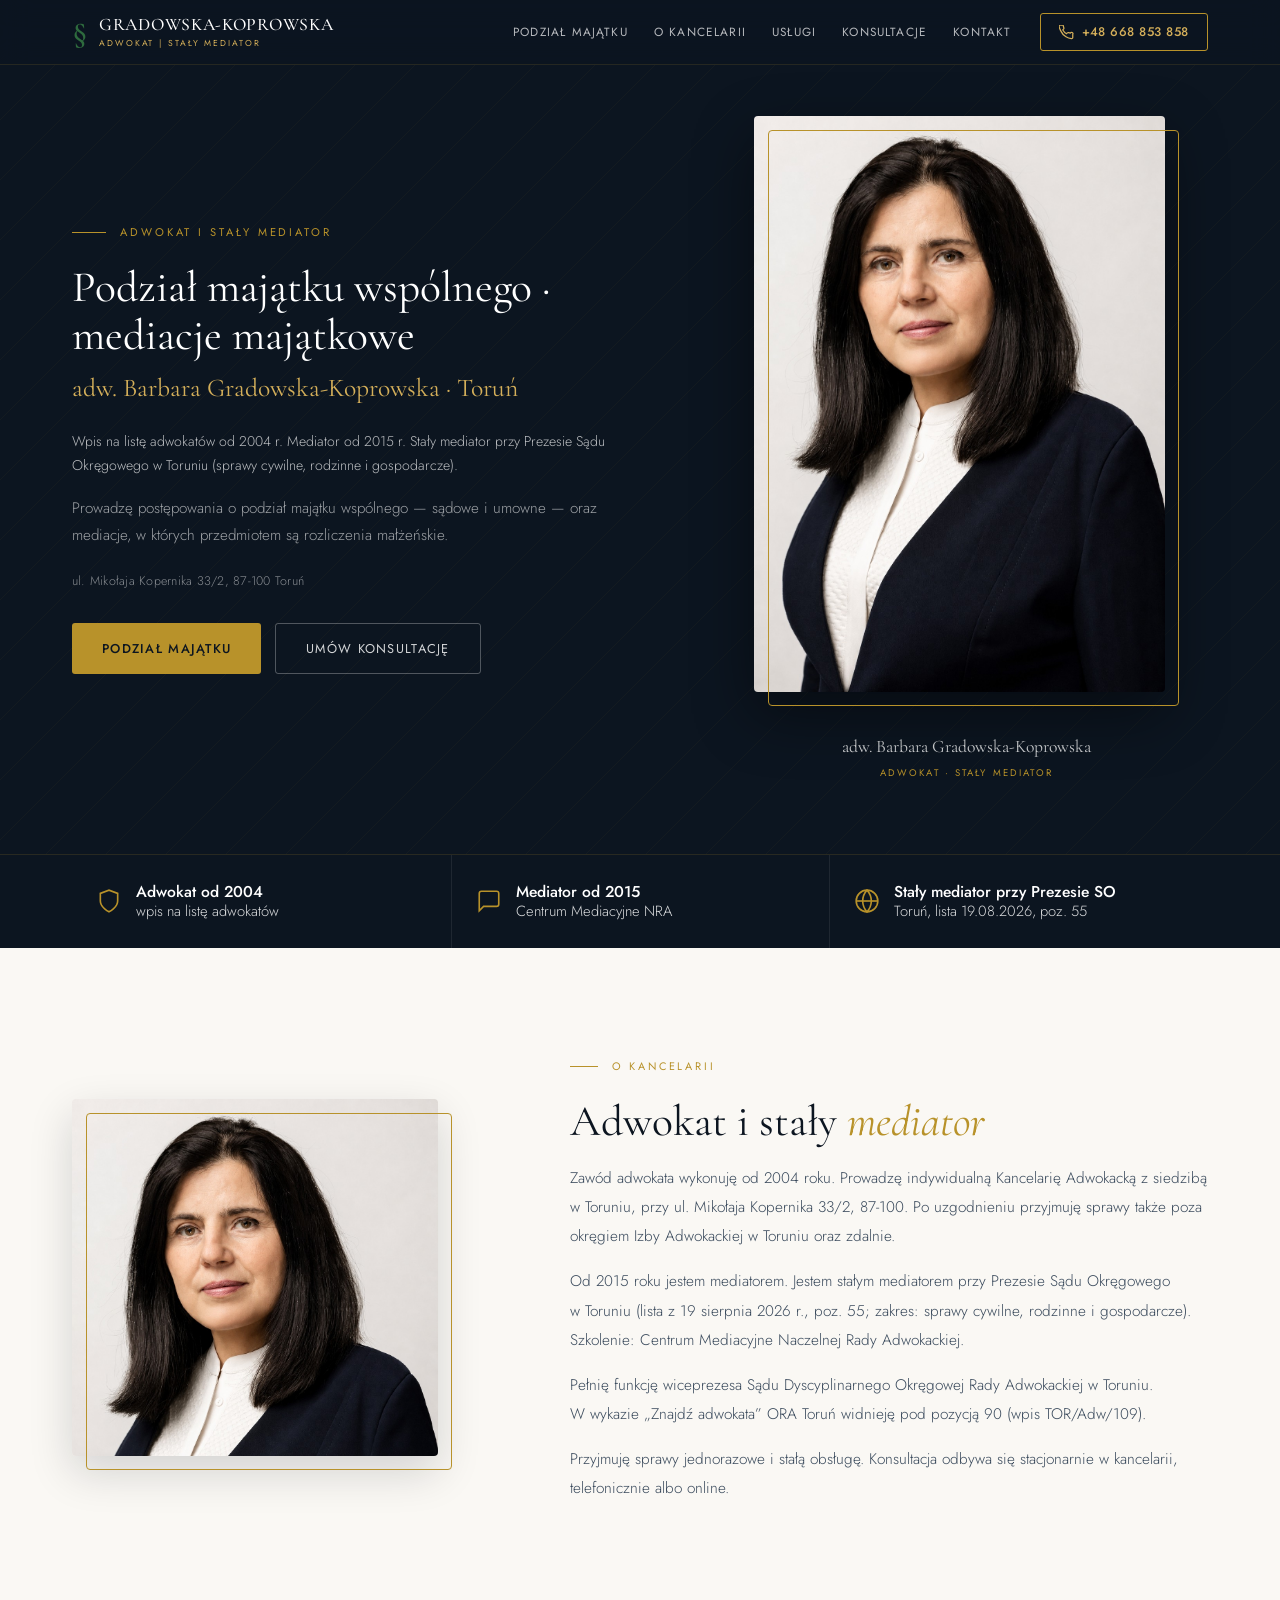
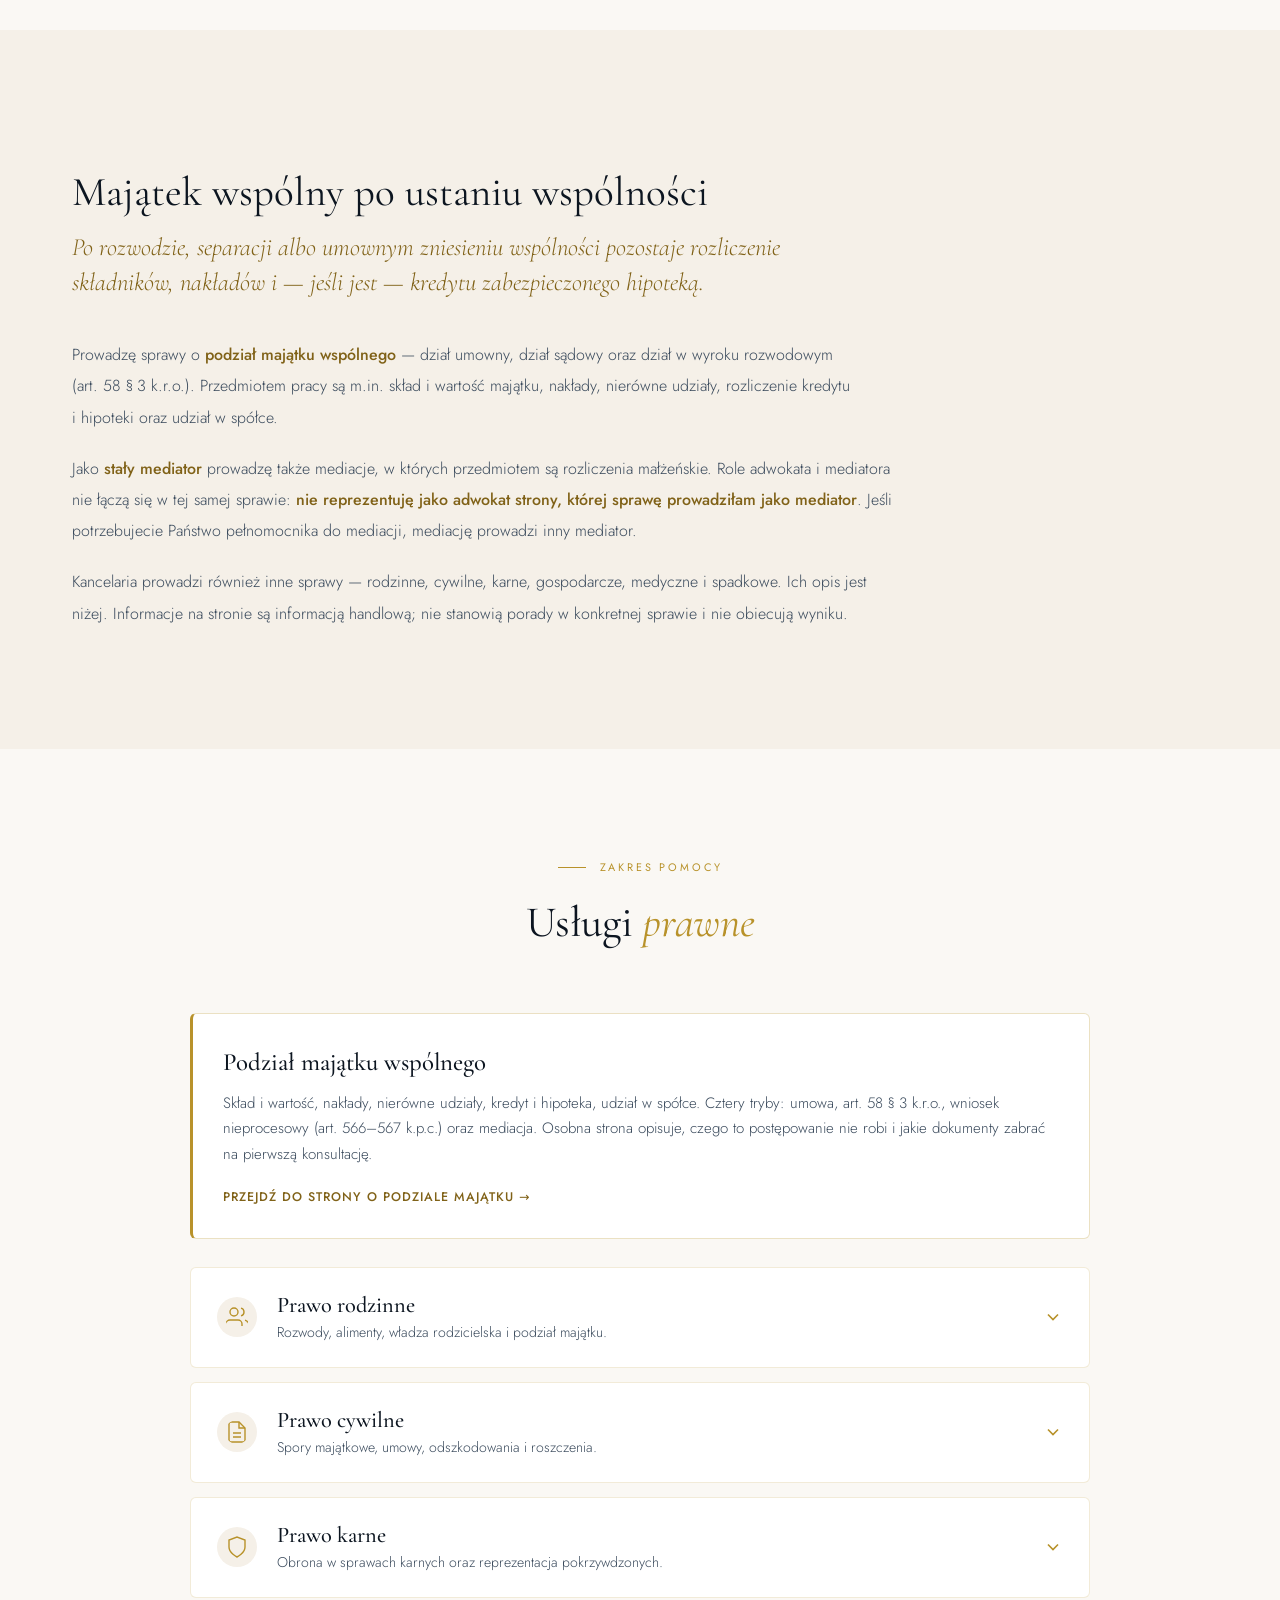
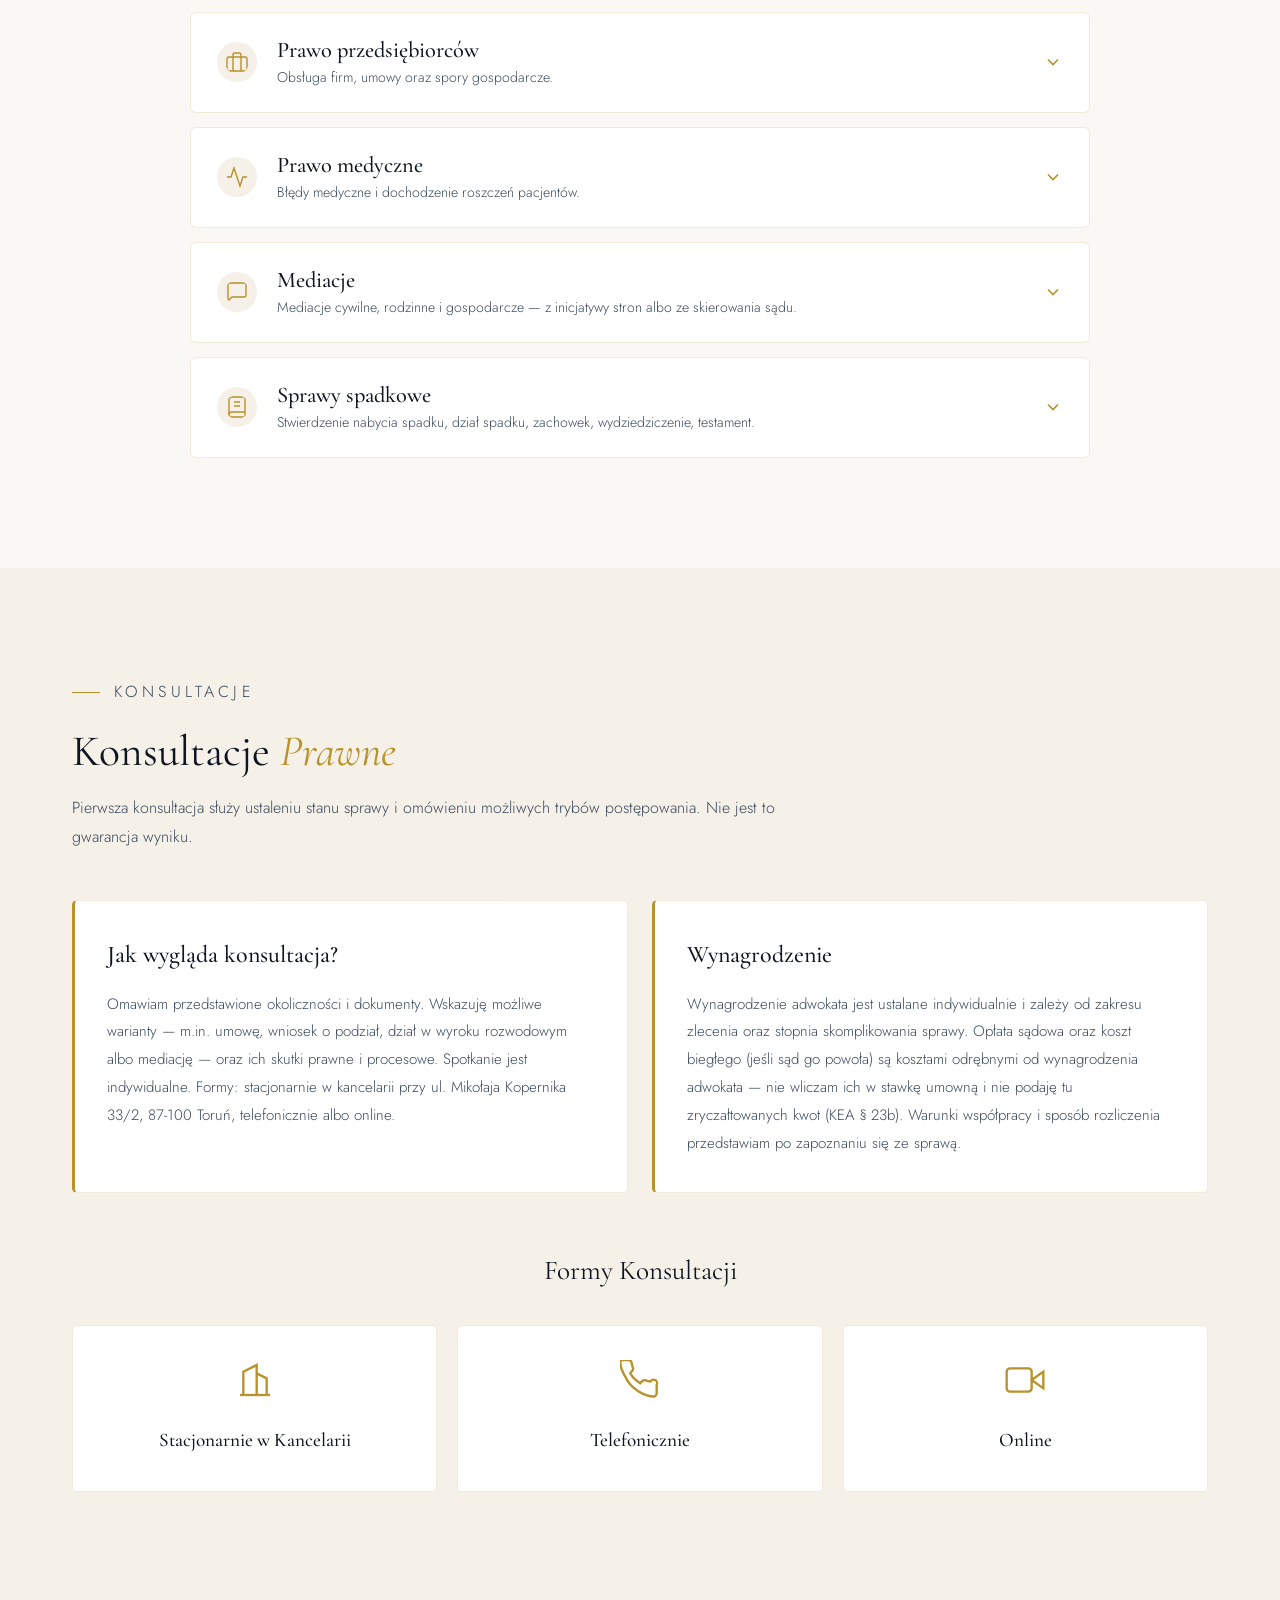
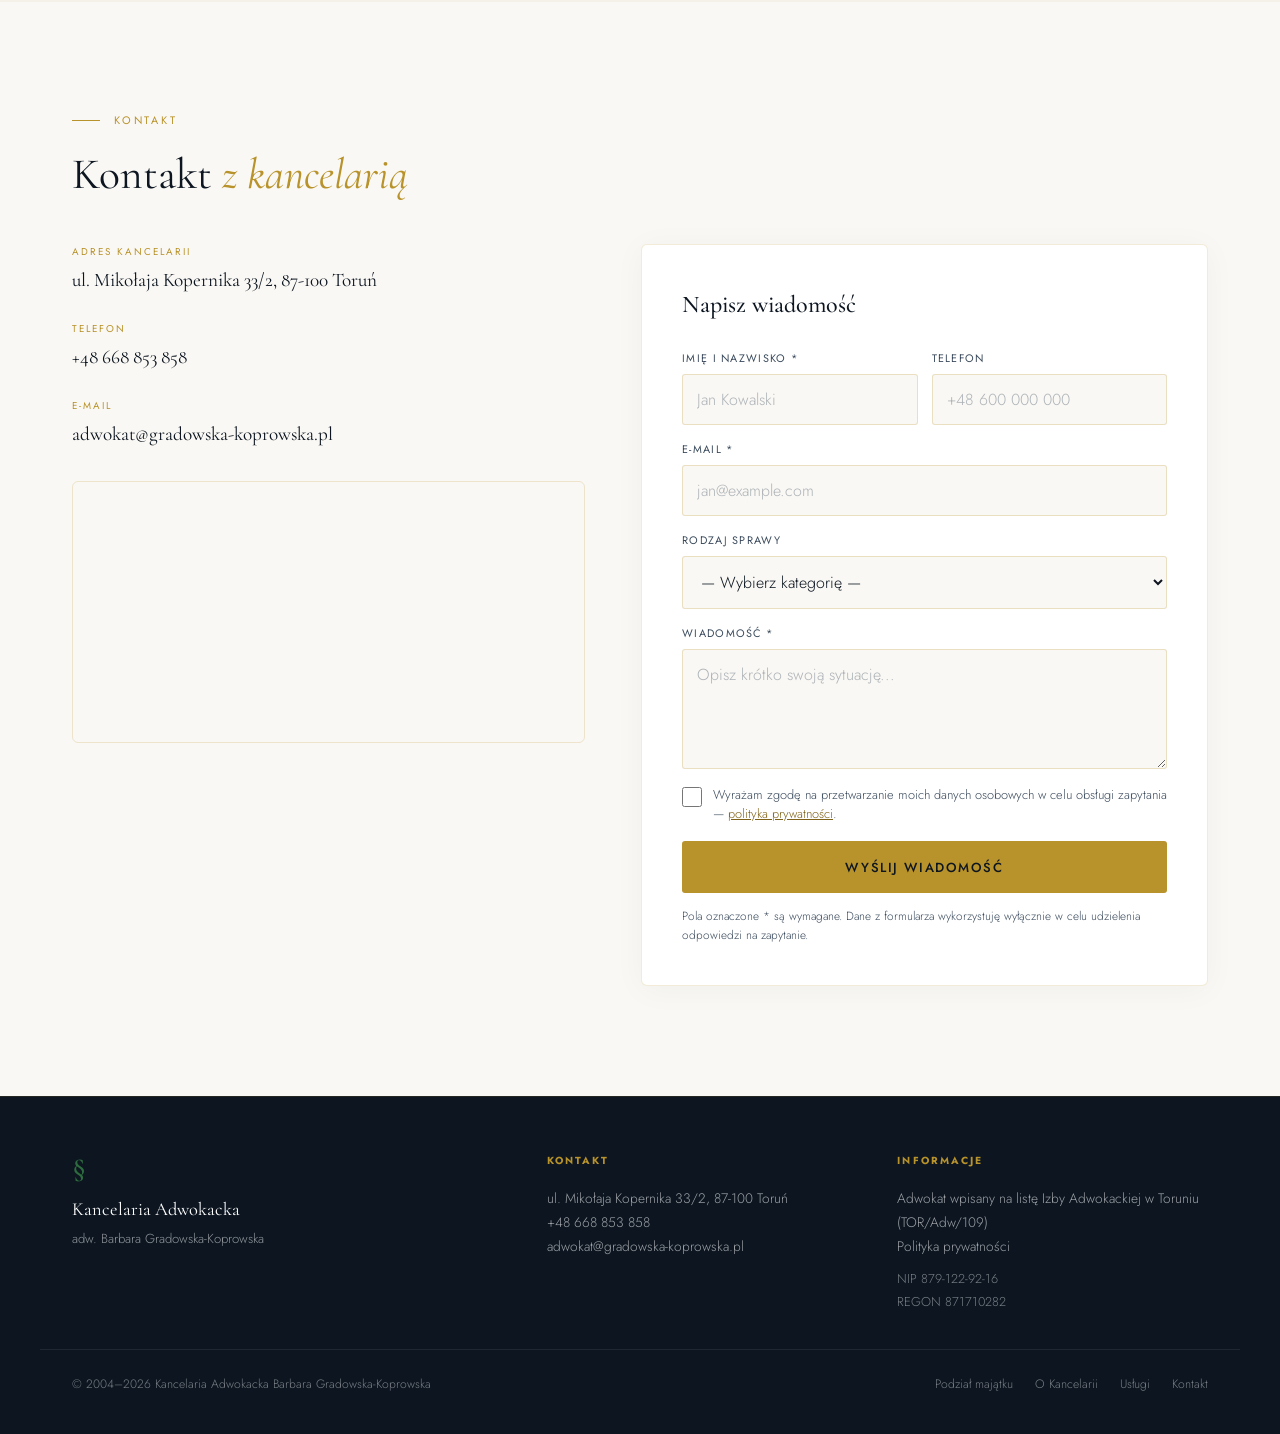
<file: index.html>
<!DOCTYPE html>
<html lang="pl">
<head>
  <meta charset="UTF-8" />
  <meta name="viewport" content="width=device-width, initial-scale=1.0" />

  <title>Adwokat — podział majątku wspólnego · Toruń · adw. Barbara Gradowska-Koprowska</title>
  <meta name="description" content="Adw. Barbara Gradowska-Koprowska — adwokat od 2004 r. i stały mediator przy Prezesie Sądu Okręgowego w Toruniu. Podział majątku wspólnego i mediacje majątkowe. ul. Mikołaja Kopernika 33/2, 87-100 Toruń. Tel. +48 668 853 858." />
  <link rel="canonical" href="https://gradowska-koprowska.pl/" />

  <!-- Open Graph -->
  <meta property="og:type" content="website" />
  <meta property="og:locale" content="pl_PL" />
  <meta property="og:url" content="https://gradowska-koprowska.pl/" />
  <meta property="og:site_name" content="Kancelaria Adwokacka Barbara Gradowska-Koprowska" />
  <meta property="og:title" content="Adwokat — podział majątku wspólnego · Toruń · adw. Barbara Gradowska-Koprowska" />
  <meta property="og:description" content="Adwokat od 2004 r., mediator od 2015 r., stały mediator przy Prezesie SO w Toruniu. Podział majątku wspólnego i mediacje majątkowe. ul. Mikołaja Kopernika 33/2, 87-100 Toruń." />
  <meta property="og:image" content="https://gradowska-koprowska.pl/assets/foto-og.jpg" />
  <meta property="og:image:width" content="1200" />
  <meta property="og:image:height" content="630" />

  <!-- Twitter -->
  <meta name="twitter:card" content="summary_large_image" />
  <meta name="twitter:title" content="Adwokat — podział majątku wspólnego · Toruń · adw. Barbara Gradowska-Koprowska" />
  <meta name="twitter:description" content="Adwokat od 2004 r., mediator od 2015 r., stały mediator przy Prezesie SO w Toruniu. Podział majątku wspólnego. Toruń, ul. Mikołaja Kopernika 33/2, 87-100." />
  <meta name="twitter:image" content="https://gradowska-koprowska.pl/assets/foto-og.jpg" />

  <meta name="theme-color" content="#0c1520" />
  <meta name="apple-mobile-web-app-capable" content="yes" />

  <link rel="icon" href="favicon.svg" type="image/svg+xml" />

  <link rel="preconnect" href="https://fonts.googleapis.com" />
  <link rel="preconnect" href="https://fonts.gstatic.com" crossorigin />
  <link href="https://fonts.googleapis.com/css2?family=Cormorant+Garamond:ital,wght@0,300;0,400;0,500;0,600;1,300;1,400&family=Jost:wght@300;400;500&display=swap" rel="stylesheet" />

  <!-- Preload hero image for fast LCP -->
  <link rel="preload" as="image" href="assets/foto.jpg" />

  <script type="application/ld+json">
  {
    "@context": "https://schema.org",
    "@graph": [
      {
        "@type": "LegalService",
        "@id": "https://gradowska-koprowska.pl/#kancelaria",
        "name": "Kancelaria Adwokacka Barbara Gradowska-Koprowska",
        "description": "Kancelaria adwokacka w Toruniu. Adwokat od 2004 r., mediator od 2015 r., stały mediator przy Prezesie Sądu Okręgowego w Toruniu. Podział majątku wspólnego, mediacje majątkowe oraz pozostałe sprawy rodzinne, cywilne, karne, gospodarcze, medyczne i spadkowe.",
        "url": "https://gradowska-koprowska.pl/",
        "logo": "https://gradowska-koprowska.pl/favicon.svg",
        "image": "https://gradowska-koprowska.pl/assets/foto.jpg",
        "telephone": "+48668853858",
        "email": "adwokat@gradowska-koprowska.pl",
        "address": {
          "@type": "PostalAddress",
          "streetAddress": "ul. Mikołaja Kopernika 33/2",
          "addressLocality": "Toruń",
          "postalCode": "87-100",
          "addressCountry": "PL"
        },
        "geo": {
          "@type": "GeoCoordinates",
          "latitude": "53.0088",
          "longitude": "18.6015"
        },
        "areaServed": {
          "@type": "City",
          "name": "Toruń"
        },
        "founder": { "@id": "https://gradowska-koprowska.pl/#osoba" },
        "employee": { "@id": "https://gradowska-koprowska.pl/#osoba" },
        "hasOfferCatalog": {
          "@type": "OfferCatalog",
          "name": "Usługi prawne",
          "itemListElement": [
            { "@type": "Offer", "itemOffered": { "@type": "Service", "name": "Podział majątku wspólnego", "url": "https://gradowska-koprowska.pl/podzial-majatku.html" } },
            { "@type": "Offer", "itemOffered": { "@type": "Service", "name": "Mediacje majątkowe i stała mediacja sądowa" } },
            { "@type": "Offer", "itemOffered": { "@type": "Service", "name": "Prawo rodzinne" } },
            { "@type": "Offer", "itemOffered": { "@type": "Service", "name": "Prawo cywilne" } },
            { "@type": "Offer", "itemOffered": { "@type": "Service", "name": "Prawo karne" } },
            { "@type": "Offer", "itemOffered": { "@type": "Service", "name": "Prawo przedsiębiorców" } },
            { "@type": "Offer", "itemOffered": { "@type": "Service", "name": "Prawo medyczne" } },
            { "@type": "Offer", "itemOffered": { "@type": "Service", "name": "Sprawy spadkowe" } }
          ]
        }
      },
      {
        "@type": "Attorney",
        "@id": "https://gradowska-koprowska.pl/#osoba",
        "name": "Barbara Gradowska-Koprowska",
        "honorificPrefix": "adw.",
        "jobTitle": "Adwokat, stały mediator",
        "image": "https://gradowska-koprowska.pl/assets/foto.jpg",
        "url": "https://gradowska-koprowska.pl/",
        "telephone": "+48668853858",
        "email": "adwokat@gradowska-koprowska.pl",
        "worksFor": { "@id": "https://gradowska-koprowska.pl/#kancelaria" },
        "memberOf": {
          "@type": "Organization",
          "name": "Okręgowa Rada Adwokacka w Toruniu"
        },
        "address": {
          "@type": "PostalAddress",
          "streetAddress": "ul. Mikołaja Kopernika 33/2",
          "addressLocality": "Toruń",
          "postalCode": "87-100",
          "addressCountry": "PL"
        }
      }
    ]
  }
  </script>

  <link rel="stylesheet" href="styles.css" />
</head>
<body>

  <!-- ==================== HEADER ==================== -->
  <header>
    <div class="nav-inner">
      <a class="logo-wrap" href="#start" aria-label="Kancelaria Adwokacka Barbara Gradowska-Koprowska — strona główna">
        <span class="logo-mark" aria-hidden="true">§</span>
        <span class="logo-text">
          <span class="logo-name">Gradowska-Koprowska</span>
          <span class="logo-sub">Adwokat | Stały mediator</span>
        </span>
      </a>
      <div class="nav-right">
        <nav class="desktop-nav" aria-label="Nawigacja główna">
          <a href="podzial-majatku.html">Podział majątku</a>
          <a href="#o-kancelarii">O Kancelarii</a>
          <a href="#uslugi">Usługi</a>
          <a href="#konsultacje">Konsultacje</a>
          <a href="#kontakt">Kontakt</a>
        </nav>
        <a class="header-tel" href="tel:+48668853858" aria-label="Zadzwoń: +48 668 853 858">
          <svg viewBox="0 0 24 24" fill="none" stroke="currentColor" stroke-width="2" aria-hidden="true"><path d="M22 16.92v3a2 2 0 01-2.18 2 19.79 19.79 0 01-8.63-3.07A19.5 19.5 0 013.07 9.8 19.79 19.79 0 01.01 1.18 2 2 0 012 0h3a2 2 0 012 1.72 12.84 12.84 0 00.7 2.81 2 2 0 01-.45 2.11L6.09 7.91a16 16 0 006 6l1.27-1.27a2 2 0 012.11-.45 12.84 12.84 0 002.81.7A2 2 0 0122 14.92v2z"/></svg>
          +48 668 853 858
        </a>
        <button class="hamburger" id="hamburger" aria-label="Otwórz menu" aria-expanded="false" aria-controls="mobileNav">
          <span></span><span></span><span></span>
        </button>
      </div>
    </div>
    <div class="mobile-nav" id="mobileNav">
      <a href="podzial-majatku.html" data-close>Podział majątku</a>
      <a href="#o-kancelarii" data-close>O Kancelarii</a>
      <a href="#uslugi" data-close>Usługi</a>
      <a href="#konsultacje" data-close>Konsultacje</a>
      <a href="#kontakt" data-close>Kontakt</a>
      <a href="tel:+48668853858" class="mobile-call" data-close aria-label="Zadzwoń: 668 853 858">
        <svg viewBox="0 0 24 24" fill="none" stroke="currentColor" stroke-width="2" aria-hidden="true"><path d="M22 16.92v3a2 2 0 01-2.18 2 19.79 19.79 0 01-8.63-3.07A19.5 19.5 0 013.07 9.8 19.79 19.79 0 01.01 1.18 2 2 0 012 0h3a2 2 0 012 1.72 12.84 12.84 0 00.7 2.81 2 2 0 01-.45 2.11L6.09 7.91a16 16 0 006 6l1.27-1.27a2 2 0 012.11-.45 12.84 12.84 0 002.81.7A2 2 0 0122 14.92v2z"/></svg>
        Zadzwoń: 668 853 858
      </a>
    </div>
  </header>

  <!-- ==================== HERO ==================== -->
  <section class="hero" id="start">
    <div class="hero-wrap">
      <div class="hero-content">
        <p class="hero-eyebrow">Adwokat i&nbsp;stały mediator</p>
        <h1 class="hero-title reveal">Podział majątku wspólnego · mediacje majątkowe</h1>
        <p class="hero-name reveal reveal-delay-1">adw. Barbara Gradowska-Koprowska · Toruń</p>
        <p class="hero-facts reveal reveal-delay-1">Wpis na listę adwokatów od 2004&nbsp;r. Mediator od 2015&nbsp;r. Stały mediator przy Prezesie Sądu Okręgowego w&nbsp;Toruniu (sprawy cywilne, rodzinne i&nbsp;gospodarcze).</p>
        <p class="hero-sentence reveal reveal-delay-2">Prowadzę postępowania o&nbsp;podział majątku wspólnego — sądowe i&nbsp;umowne — oraz mediacje, w&nbsp;których przedmiotem są rozliczenia małżeńskie.</p>
        <p class="hero-nap reveal reveal-delay-2">ul. Mikołaja Kopernika 33/2, 87-100 Toruń</p>
        <div class="hero-actions reveal reveal-delay-3">
          <a href="podzial-majatku.html" class="btn-primary">Podział majątku</a>
          <a href="#kontakt" class="btn-ghost">Umów konsultację</a>
        </div>
      </div>
      <figure class="hero-figure reveal reveal-delay-2">
        <div class="framed">
          <img src="assets/foto.jpg" alt="adw. Barbara Gradowska-Koprowska" class="hero-photo" width="900" height="1262" />
        </div>
        <figcaption class="hero-figcap">
          <span class="fc-name">adw. Barbara Gradowska-Koprowska</span>
          <span class="fc-role">Adwokat &middot; Stały mediator</span>
        </figcaption>
      </figure>
    </div>
  </section>

  <!-- ==================== CREDENTIALS BAR ==================== -->
  <div class="creds">
    <div class="creds-inner">
      <div class="cred reveal">
        <svg viewBox="0 0 24 24" fill="none" stroke="currentColor" stroke-width="1.5" aria-hidden="true"><path d="M12 22s8-4 8-10V5l-8-3-8 3v7c0 6 8 10 8 10z"/></svg>
        <div class="cred-txt"><strong>Adwokat od 2004</strong>wpis na listę adwokatów</div>
      </div>
      <div class="cred reveal reveal-delay-1">
        <svg viewBox="0 0 24 24" fill="none" stroke="currentColor" stroke-width="1.5" aria-hidden="true"><path d="M21 15a2 2 0 01-2 2H7l-4 4V5a2 2 0 012-2h14a2 2 0 012 2z"/></svg>
        <div class="cred-txt"><strong>Mediator od 2015</strong>Centrum Mediacyjne NRA</div>
      </div>
      <div class="cred reveal reveal-delay-2">
        <svg viewBox="0 0 24 24" fill="none" stroke="currentColor" stroke-width="1.5" aria-hidden="true"><circle cx="12" cy="12" r="10"/><line x1="2" y1="12" x2="22" y2="12"/><path d="M12 2a15.3 15.3 0 014 10 15.3 15.3 0 01-4 10 15.3 15.3 0 01-4-10 15.3 15.3 0 014-10z"/></svg>
        <div class="cred-txt"><strong>Stały mediator przy Prezesie SO</strong>Toruń, lista 19.08.2026, poz.&nbsp;55</div>
      </div>
    </div>
  </div>

  <!-- ==================== ABOUT ==================== -->
  <section class="about" id="o-kancelarii">
    <div class="section-inner">
      <div class="about-grid">
        <div class="about-portrait reveal">
          <div class="framed">
            <img src="assets/foto-about.jpg" alt="adw. Barbara Gradowska-Koprowska w kancelarii" loading="lazy" width="700" height="700" />
          </div>
        </div>
        <div class="about-content">
          <p class="section-label reveal">O Kancelarii</p>
          <h2 class="section-heading reveal reveal-delay-1">Adwokat i&nbsp;stały <em>mediator</em></h2>
          <p class="about-text reveal reveal-delay-1">Zawód adwokata wykonuję od 2004 roku. Prowadzę indywidualną Kancelarię Adwokacką z&nbsp;siedzibą w&nbsp;Toruniu, przy ul.&nbsp;Mikołaja Kopernika 33/2, 87-100. Po uzgodnieniu przyjmuję sprawy także poza okręgiem Izby Adwokackiej w&nbsp;Toruniu oraz zdalnie.</p>
          <p class="about-text reveal reveal-delay-2">Od 2015 roku jestem mediatorem. Jestem stałym mediatorem przy Prezesie Sądu Okręgowego w&nbsp;Toruniu (lista z&nbsp;19 sierpnia 2026&nbsp;r., poz.&nbsp;55; zakres: sprawy cywilne, rodzinne i&nbsp;gospodarcze). Szkolenie: Centrum Mediacyjne Naczelnej Rady Adwokackiej.</p>
          <p class="about-text reveal reveal-delay-2">Pełnię funkcję wiceprezesa Sądu Dyscyplinarnego Okręgowej Rady Adwokackiej w&nbsp;Toruniu. W&nbsp;wykazie „Znajdź adwokata” ORA Toruń widnieję pod pozycją&nbsp;90 (wpis TOR/Adw/109).</p>
          <p class="about-text reveal reveal-delay-3">Przyjmuję sprawy jednorazowe i&nbsp;stałą obsługę. Konsultacja odbywa się stacjonarnie w&nbsp;kancelarii, telefonicznie albo online.</p>
        </div>
      </div>
    </div>
  </section>

  <!-- ==================== POMOC / HELP ==================== -->
  <section class="pomoc">
    <div class="section-inner">
      <p class="section-label reveal">Podział i rozliczenia</p>
      <h2 class="pomoc-lead reveal reveal-delay-1">Majątek wspólny po ustaniu wspólności</h2>
      <h2 class="pomoc-sub reveal reveal-delay-1">Po rozwodzie, separacji albo umownym zniesieniu wspólności pozostaje rozliczenie składników, nakładów i — jeśli jest — kredytu zabezpieczonego hipoteką.</h2>
      <div class="pomoc-body">
        <p class="reveal reveal-delay-1">Prowadzę sprawy o <span class="highlight">podział majątku wspólnego</span> — dział umowny, dział sądowy oraz dział w&nbsp;wyroku rozwodowym (art.&nbsp;58&nbsp;§&nbsp;3 k.r.o.). Przedmiotem pracy są m.in. skład i&nbsp;wartość majątku, nakłady, nierówne udziały, rozliczenie kredytu i&nbsp;hipoteki oraz udział w&nbsp;spółce.</p>
        <p class="reveal reveal-delay-2">Jako <span class="highlight">stały mediator</span> prowadzę także mediacje, w&nbsp;których przedmiotem są rozliczenia małżeńskie. Role adwokata i&nbsp;mediatora nie łączą się w&nbsp;tej samej sprawie: <span class="highlight">nie reprezentuję jako adwokat strony, której sprawę prowadziłam jako mediator</span>. Jeśli potrzebujecie Państwo pełnomocnika do mediacji, mediację prowadzi inny mediator.</p>
        <p class="reveal reveal-delay-2">Kancelaria prowadzi również inne sprawy — rodzinne, cywilne, karne, gospodarcze, medyczne i&nbsp;spadkowe. Ich opis jest niżej. Informacje na stronie są informacją handlową; nie stanowią porady w&nbsp;konkretnej sprawie i&nbsp;nie obiecują wyniku.</p>
      </div>
    </div>
  </section>

  <!-- ==================== SERVICES ==================== -->
  <section class="services" id="uslugi">
    <div class="section-inner">
      <div class="services-head">
        <p class="section-label reveal">Zakres pomocy</p>
        <h2 class="section-heading reveal reveal-delay-1">Usługi <em>prawne</em></h2>
      </div>
      <div class="featured reveal">
        <h3>Podział majątku wspólnego</h3>
        <p>Skład i&nbsp;wartość, nakłady, nierówne udziały, kredyt i&nbsp;hipoteka, udział w&nbsp;spółce. Cztery tryby: umowa, art.&nbsp;58&nbsp;§&nbsp;3 k.r.o., wniosek nieprocesowy (art.&nbsp;566–567 k.p.c.) oraz mediacja. Osobna strona opisuje, czego to postępowanie nie robi i&nbsp;jakie dokumenty zabrać na pierwszą konsultację.</p>
        <a class="inline-more" href="podzial-majatku.html">Przejdź do strony o podziale majątku →</a>
      </div>
      <div class="services-list">

        <details class="service reveal" name="usluga">
          <summary>
            <svg class="service-icon" viewBox="0 0 24 24" fill="none" stroke="currentColor" stroke-width="1.4" aria-hidden="true"><path d="M17 21v-2a4 4 0 00-4-4H5a4 4 0 00-4 4v2"/><circle cx="9" cy="7" r="4"/><path d="M23 21v-2a4 4 0 00-3-3.87"/><path d="M16 3.13a4 4 0 010 7.75"/></svg>
            <div class="service-titles">
              <h3>Prawo rodzinne</h3>
              <p>Rozwody, alimenty, władza rodzicielska i podział majątku.</p>
            </div>
            <svg class="chevron" viewBox="0 0 24 24" fill="none" stroke="currentColor" stroke-width="2" aria-hidden="true"><polyline points="6 9 12 15 18 9"/></svg>
          </summary>
          <ul class="service-list">
            <li>Prowadzenie spraw rozwodowych (z orzekaniem o winie lub bez)</li>
            <li>Sprawy o separację</li>
            <li>Sprawy o alimenty oraz ich podwyższenie lub obniżenie</li>
            <li>Ustalenie kontaktów z dzieckiem</li>
            <li>Ustalenie miejsca zamieszkania dziecka</li>
            <li>Ograniczenie lub pozbawienie władzy rodzicielskiej</li>
            <li>Podział majątku wspólnego po rozwodzie</li>
            <li>Przygotowywanie pism procesowych, pozwów i wniosków</li>
            <li>Reprezentacja przed sądem rodzinnym</li>
          </ul>
        </details>

        <details class="service reveal" name="usluga">
          <summary>
            <svg class="service-icon" viewBox="0 0 24 24" fill="none" stroke="currentColor" stroke-width="1.4" aria-hidden="true"><path d="M14 2H6a2 2 0 00-2 2v16a2 2 0 002 2h12a2 2 0 002-2V8z"/><polyline points="14 2 14 8 20 8"/><line x1="16" y1="13" x2="8" y2="13"/><line x1="16" y1="17" x2="8" y2="17"/></svg>
            <div class="service-titles">
              <h3>Prawo cywilne</h3>
              <p>Spory majątkowe, umowy, odszkodowania i roszczenia.</p>
            </div>
            <svg class="chevron" viewBox="0 0 24 24" fill="none" stroke="currentColor" stroke-width="2" aria-hidden="true"><polyline points="6 9 12 15 18 9"/></svg>
          </summary>
          <ul class="service-list">
            <li>Sprawy o zapłatę i dochodzenie roszczeń majątkowych</li>
            <li>Windykacja należności</li>
            <li>Podział majątku wspólnego po rozwodzie</li>
            <li>Odszkodowania i zadośćuczynienia za szkody majątkowe i niemajątkowe</li>
            <li>Sporządzanie i analiza umów cywilnoprawnych</li>
            <li>Umowy sprzedaży, najmu i umowy o świadczenie usług</li>
            <li>Reprezentacja w sporach dotyczących nieruchomości</li>
            <li>Reprezentacja w sporach dotyczących zobowiązań</li>
            <li>Doradztwo prawne w zakresie prawa cywilnego</li>
          </ul>
        </details>

        <details class="service reveal" name="usluga">
          <summary>
            <svg class="service-icon" viewBox="0 0 24 24" fill="none" stroke="currentColor" stroke-width="1.4" aria-hidden="true"><path d="M12 22s8-4 8-10V5l-8-3-8 3v7c0 6 8 10 8 10z"/></svg>
            <div class="service-titles">
              <h3>Prawo karne</h3>
              <p>Obrona w sprawach karnych oraz reprezentacja pokrzywdzonych.</p>
            </div>
            <svg class="chevron" viewBox="0 0 24 24" fill="none" stroke="currentColor" stroke-width="2" aria-hidden="true"><polyline points="6 9 12 15 18 9"/></svg>
          </summary>
          <ul class="service-list">
            <li>Obrona osób podejrzanych i oskarżonych w sprawach karnych</li>
            <li>Reprezentacja na etapie postępowania przygotowawczego</li>
            <li>Reprezentacja przed sądem karnym</li>
            <li>Udział w przesłuchaniach</li>
            <li>Sporządzanie wniosków dowodowych</li>
            <li>Przygotowywanie apelacji i środków odwoławczych</li>
            <li>Sprawy o przestępstwa gospodarcze</li>
            <li>Sprawy o przestępstwa przeciwko mieniu, zdrowiu i życiu</li>
            <li>Obrona w sprawach o wykroczenia</li>
          </ul>
        </details>

        <details class="service reveal" name="usluga">
          <summary>
            <svg class="service-icon" viewBox="0 0 24 24" fill="none" stroke="currentColor" stroke-width="1.4" aria-hidden="true"><rect x="2" y="7" width="20" height="14" rx="2" ry="2"/><path d="M16 21V5a2 2 0 00-2-2h-4a2 2 0 00-2 2v16"/></svg>
            <div class="service-titles">
              <h3>Prawo przedsiębiorców</h3>
              <p>Obsługa firm, umowy oraz spory gospodarcze.</p>
            </div>
            <svg class="chevron" viewBox="0 0 24 24" fill="none" stroke="currentColor" stroke-width="2" aria-hidden="true"><polyline points="6 9 12 15 18 9"/></svg>
          </summary>
          <ul class="service-list">
            <li>Obsługa prawna przedsiębiorców</li>
            <li>Przygotowywanie i analiza umów handlowych</li>
            <li>Reprezentacja przedsiębiorców w sporach z kontrahentami</li>
            <li>Sprawy o zapłatę i dochodzenie należności</li>
            <li>Doradztwo w zakresie bieżącego funkcjonowania firmy</li>
          </ul>
        </details>

        <details class="service reveal" name="usluga">
          <summary>
            <svg class="service-icon" viewBox="0 0 24 24" fill="none" stroke="currentColor" stroke-width="1.4" aria-hidden="true"><path d="M22 12h-4l-3 9L9 3l-3 9H2"/></svg>
            <div class="service-titles">
              <h3>Prawo medyczne</h3>
              <p>Błędy medyczne i dochodzenie roszczeń pacjentów.</p>
            </div>
            <svg class="chevron" viewBox="0 0 24 24" fill="none" stroke="currentColor" stroke-width="2" aria-hidden="true"><polyline points="6 9 12 15 18 9"/></svg>
          </summary>
          <ul class="service-list">
            <li>Doradztwo prawne na etapie przedsądowym</li>
            <li>Reprezentacja przed sądem i właściwymi instytucjami</li>
          </ul>
        </details>

        <details class="service reveal" name="usluga">
          <summary>
            <svg class="service-icon" viewBox="0 0 24 24" fill="none" stroke="currentColor" stroke-width="1.4" aria-hidden="true"><path d="M21 15a2 2 0 01-2 2H7l-4 4V5a2 2 0 012-2h14a2 2 0 012 2z"/></svg>
            <div class="service-titles">
              <h3>Mediacje</h3>
              <p>Mediacje cywilne, rodzinne i gospodarcze — z inicjatywy stron albo ze skierowania sądu.</p>
            </div>
            <svg class="chevron" viewBox="0 0 24 24" fill="none" stroke="currentColor" stroke-width="2" aria-hidden="true"><polyline points="6 9 12 15 18 9"/></svg>
          </summary>
          <ul class="service-list">
            <li>Prowadzenie mediacji jako alternatywy dla postępowania sądowego</li>
            <li>Mediacje w sprawach rodzinnych</li>
            <li>Mediacje w sprawach cywilnych</li>
            <li>Mediacje w sprawach gospodarczych</li>
            <li>Przygotowywanie projektów ugód mediacyjnych</li>
            <li>Mediacje prowadzone na podstawie skierowania przez sąd</li>
            <li>Mediacje prowadzone z inicjatywy stron</li>
            <li>Nie reprezentuję jako adwokat strony, której sprawę prowadziłam jako mediator. Jeśli potrzebujecie Państwo pełnomocnika do mediacji, mediację prowadzi inny mediator.</li>
          </ul>
        </details>

        <details class="service reveal" name="usluga">
          <summary>
            <svg class="service-icon" viewBox="0 0 24 24" fill="none" stroke="currentColor" stroke-width="1.4" aria-hidden="true"><path d="M4 19.5A2.5 2.5 0 016.5 17H20"/><path d="M6.5 2H20v20H6.5A2.5 2.5 0 014 19.5v-15A2.5 2.5 0 016.5 2z"/><line x1="9" y1="7" x2="15" y2="7"/><line x1="9" y1="11" x2="15" y2="11"/></svg>
            <div class="service-titles">
              <h3>Sprawy spadkowe</h3>
              <p>Stwierdzenie nabycia spadku, dział spadku, zachowek, wydziedziczenie, testament.</p>
            </div>
            <svg class="chevron" viewBox="0 0 24 24" fill="none" stroke="currentColor" stroke-width="2" aria-hidden="true"><polyline points="6 9 12 15 18 9"/></svg>
          </summary>
          <ul class="service-list">
            <li>Przygotowanie korespondencji</li>
            <li>Przygotowanie pism procesowych</li>
            <li>Przygotowanie wniosku o stwierdzenie nabycia spadku</li>
            <li>Podział majątku</li>
            <li>Składanie pism i dowodów w trakcie postępowania</li>
            <li>Reprezentowanie w sądzie w sprawach spadkowych</li>
            <li>Reprezentowanie pozasądowe (mediacje, negocjacje)</li>
            <li>Udzielanie porad prawnych</li>
            <li>Sprawy zachowku</li>
            <li>Wydziedziczenie</li>
            <li>Kwestionowanie ważności testamentu</li>
          </ul>
        </details>

      </div>
    </div>
  </section>

  <!-- ==================== KONSULTACJE ==================== -->
  <section class="konsultacje" id="konsultacje">
    <div class="section-inner">
      <div class="kons-header">
        <p class="section-label reveal">Konsultacje</p>
        <h2 class="section-heading reveal reveal-delay-1">Konsultacje <em>Prawne</em></h2>
        <p class="reveal reveal-delay-1">Pierwsza konsultacja służy ustaleniu stanu sprawy i omówieniu możliwych trybów postępowania. Nie jest to gwarancja wyniku.</p>
      </div>
      <div class="kons-boxes">
        <div class="kons-box reveal">
          <h3>Jak wygląda konsultacja?</h3>
          <p>Omawiam przedstawione okoliczności i dokumenty. Wskazuję możliwe warianty — m.in. umowę, wniosek o podział, dział w wyroku rozwodowym albo mediację — oraz ich skutki prawne i procesowe. Spotkanie jest indywidualne. Formy: stacjonarnie w kancelarii przy ul. Mikołaja Kopernika 33/2, 87-100 Toruń, telefonicznie albo online.</p>
        </div>
        <div class="kons-box reveal reveal-delay-1">
          <h3>Wynagrodzenie</h3>
          <p>Wynagrodzenie adwokata jest ustalane indywidualnie i zależy od zakresu zlecenia oraz stopnia skomplikowania sprawy. Opłata sądowa oraz koszt biegłego (jeśli sąd go powoła) są kosztami odrębnymi od wynagrodzenia adwokata — nie wliczam ich w stawkę umowną i nie podaję tu zryczałtowanych kwot (KEA § 23b). Warunki współpracy i sposób rozliczenia przedstawiam po zapoznaniu się ze sprawą.</p>
        </div>
      </div>
      <div class="kons-forms-wrap">
        <h3 class="kons-forms-title reveal">Formy Konsultacji</h3>
        <div class="kons-forms">
          <div class="kons-form reveal">
            <svg viewBox="0 0 24 24" fill="none" stroke="currentColor" stroke-width="1.4" aria-hidden="true"><path d="M3 21h18"/><path d="M5 21V7l8-4v18"/><path d="M19 21V11l-6-3"/><path d="M9 9v.01M9 12v.01M9 15v.01M9 18v.01"/></svg>
            <h4>Stacjonarnie w Kancelarii</h4>
          </div>
          <div class="kons-form reveal reveal-delay-1">
            <svg viewBox="0 0 24 24" fill="none" stroke="currentColor" stroke-width="1.4" aria-hidden="true"><path d="M22 16.92v3a2 2 0 01-2.18 2 19.79 19.79 0 01-8.63-3.07A19.5 19.5 0 013.07 9.8 19.79 19.79 0 01.01 1.18 2 2 0 012 0h3a2 2 0 012 1.72 12.84 12.84 0 00.7 2.81 2 2 0 01-.45 2.11L6.09 7.91a16 16 0 006 6l1.27-1.27a2 2 0 012.11-.45 12.84 12.84 0 002.81.7A2 2 0 0122 14.92v2z"/></svg>
            <h4>Telefonicznie</h4>
          </div>
          <div class="kons-form reveal reveal-delay-2">
            <svg viewBox="0 0 24 24" fill="none" stroke="currentColor" stroke-width="1.4" aria-hidden="true"><polygon points="23 7 16 12 23 17 23 7"/><rect x="1" y="5" width="15" height="14" rx="2" ry="2"/></svg>
            <h4>Online</h4>
          </div>
        </div>
      </div>
    </div>
  </section>

  <!-- ==================== CONTACT ==================== -->
  <section class="contact" id="kontakt">
    <div class="section-inner">
      <p class="section-label reveal">Kontakt</p>
      <h2 class="section-heading reveal reveal-delay-1">Kontakt <em>z kancelarią</em></h2>
      <div class="contact-grid">
        <div class="contact-info">
          <div class="info-blocks">
            <div class="info-block reveal">
              <div class="info-label">Adres kancelarii</div>
              <div class="info-value">ul. Mikołaja Kopernika 33/2, 87-100 Toruń</div>
            </div>
            <div class="info-block reveal reveal-delay-1">
              <div class="info-label">Telefon</div>
              <div class="info-value"><a href="tel:+48668853858" aria-label="Zadzwoń: +48 668 853 858">+48 668 853 858</a></div>
            </div>
            <div class="info-block reveal reveal-delay-1">
              <div class="info-label">E-mail</div>
              <div class="info-value"><a href="mailto:adwokat@gradowska-koprowska.pl">adwokat@gradowska-koprowska.pl</a></div>
            </div>
          </div>
          <div class="map-wrap reveal reveal-delay-2">
            <iframe
              src="https://www.google.com/maps/embed?pb=!1m18!1m12!1m3!1d1200.321464303494!2d18.6014252477013!3d53.008804501457945!2m3!1f0!2f0!3f0!3m2!1i1024!2i768!4f13.1!3m3!1m2!1s0x4703351c53385997%3A0x74c273acae44612f!2sMiko%C5%82aja%20Kopernika%2033%2F2%2C%2087-100%20Toru%C5%84!5e0!3m2!1spl!2spl!4v1772357112609!5m2!1spl!2spl"
              title="Mapa dojazdu do Kancelarii Adwokackiej — ul. Mikołaja Kopernika 33/2, 87-100 Toruń"
              loading="lazy"
              referrerpolicy="no-referrer-when-downgrade"></iframe>
          </div>
        </div>

        <div class="form-card reveal reveal-delay-2">
          <div class="form-title">Napisz wiadomość</div>
          <form id="contactForm" action="https://api.web3forms.com/submit" method="POST" novalidate>
            <input type="hidden" name="access_key" value="477fac12-1023-4886-9efd-9e162fdbb883" />
            <input type="hidden" name="subject" value="Nowe zapytanie ze strony kancelarii" />
            <input type="hidden" name="from_name" value="Formularz — gradowska-koprowska.pl" />
            <!-- honeypot -->
            <input type="checkbox" name="botcheck" class="honeypot" tabindex="-1" autocomplete="off" aria-hidden="true" />

            <div class="form-row">
              <div class="form-group">
                <label for="fname">Imię i nazwisko *</label>
                <input type="text" id="fname" name="Imię i nazwisko" placeholder="Jan Kowalski" required autocomplete="name" />
              </div>
              <div class="form-group">
                <label for="fphone">Telefon</label>
                <input type="tel" id="fphone" name="Telefon" placeholder="+48 600 000 000" autocomplete="tel" />
              </div>
            </div>
            <div class="form-group">
              <label for="femail">E-mail *</label>
              <input type="email" id="femail" name="E-mail" placeholder="jan@example.com" required autocomplete="email" />
            </div>
            <div class="form-group">
              <label for="farea">Rodzaj sprawy</label>
              <select id="farea" name="Rodzaj sprawy">
                <option value="">— Wybierz kategorię —</option>
                <option>Podział majątku wspólnego</option>
                <option>Prawo rodzinne</option>
                <option>Prawo cywilne</option>
                <option>Prawo karne</option>
                <option>Prawo przedsiębiorców</option>
                <option>Prawo medyczne</option>
                <option>Mediacje</option>
                <option>Sprawy spadkowe</option>
                <option>Inna sprawa</option>
              </select>
            </div>
            <div class="form-group">
              <label for="fmsg">Wiadomość *</label>
              <textarea id="fmsg" name="Wiadomość" placeholder="Opisz krótko swoją sytuację..." required></textarea>
            </div>
            <label class="rodo">
              <input type="checkbox" name="Zgoda RODO" value="Tak" required />
              <span>Wyrażam zgodę na przetwarzanie moich danych osobowych w celu obsługi zapytania — <a href="polityka-prywatnosci.html" target="_blank" rel="noopener">polityka prywatności</a>.</span>
            </label>
            <button type="submit" class="form-submit" id="submitBtn">Wyślij wiadomość</button>
            <p class="form-note">Pola oznaczone * są wymagane. Dane z formularza wykorzystuję wyłącznie w celu udzielenia odpowiedzi na zapytanie.</p>
            <div class="form-alert" id="formAlert" role="status" aria-live="polite"></div>
          </form>
        </div>
      </div>
    </div>
  </section>

  <!-- ==================== FOOTER ==================== -->
  <footer>
    <div class="footer-grid">
      <div class="footer-brand">
        <div class="fb-mark" aria-hidden="true">§</div>
        <div class="fb-name">Kancelaria Adwokacka</div>
        <div class="fb-role">adw. Barbara Gradowska-Koprowska</div>
      </div>
      <div class="footer-col">
        <h4>Kontakt</h4>
        <p>ul. Mikołaja Kopernika 33/2, 87-100 Toruń</p>
        <a href="tel:+48668853858">+48 668 853 858</a>
        <a href="mailto:adwokat@gradowska-koprowska.pl">adwokat@gradowska-koprowska.pl</a>
      </div>
      <div class="footer-col">
        <h4>Informacje</h4>
        <a href="assets/adwokat_59716.pdf" target="_blank" rel="noopener">Adwokat wpisany na listę Izby Adwokackiej w Toruniu (TOR/Adw/109)</a>
        <a href="polityka-prywatnosci.html">Polityka prywatności</a>
        <p class="reg">NIP 879-122-92-16<br />REGON 871710282</p>
      </div>
    </div>
    <div class="footer-bottom">
      <span>&copy; 2004–2026 Kancelaria Adwokacka Barbara Gradowska-Koprowska</span>
      <div class="fb-links">
        <a href="podzial-majatku.html">Podział majątku</a>
        <a href="#o-kancelarii">O Kancelarii</a>
        <a href="#uslugi">Usługi</a>
        <a href="#kontakt">Kontakt</a>
      </div>
    </div>
  </footer>

  <!-- ==================== STICKY MOBILE CALL BAR ==================== -->
  <div class="mobile-cta-bar">
    <a href="tel:+48668853858" aria-label="Zadzwoń: 668 853 858">
      <svg viewBox="0 0 24 24" fill="none" stroke="currentColor" stroke-width="2" aria-hidden="true"><path d="M22 16.92v3a2 2 0 01-2.18 2 19.79 19.79 0 01-8.63-3.07A19.5 19.5 0 013.07 9.8 19.79 19.79 0 01.01 1.18 2 2 0 012 0h3a2 2 0 012 1.72 12.84 12.84 0 00.7 2.81 2 2 0 01-.45 2.11L6.09 7.91a16 16 0 006 6l1.27-1.27a2 2 0 012.11-.45 12.84 12.84 0 002.81.7A2 2 0 0122 14.92v2z"/></svg>
      Zadzwoń: 668 853 858
    </a>
  </div>

  <noscript>
    <style>.reveal { opacity: 1 !important; transform: none !important; }</style>
  </noscript>

  <!-- ==================== SCRIPTS ==================== -->
  <script>
    /* Scroll reveal (with safety net if IntersectionObserver never reports) */
    (function () {
      var els = [].slice.call(document.querySelectorAll('.reveal'));
      function revealAll() { els.forEach(function (el) { el.classList.add('visible'); }); }
      if (!('IntersectionObserver' in window)) { revealAll(); return; }
      var observerFired = false;
      var obs = new IntersectionObserver(function (entries) {
        entries.forEach(function (e) {
          if (e.isIntersecting) { observerFired = true; e.target.classList.add('visible'); obs.unobserve(e.target); }
        });
      }, { threshold: 0.12, rootMargin: '0px 0px -40px 0px' });
      els.forEach(function (el) { obs.observe(el); });
      /* If the observer never fires (e.g. non-painting webview), never leave content hidden. */
      window.setTimeout(function () { if (!observerFired) revealAll(); }, 1800);
    })();

    /* Mobile nav */
    (function () {
      var hamburger = document.getElementById('hamburger');
      var mobileNav = document.getElementById('mobileNav');
      function setOpen(open) {
        hamburger.setAttribute('aria-expanded', open ? 'true' : 'false');
        hamburger.setAttribute('aria-label', open ? 'Zamknij menu' : 'Otwórz menu');
        mobileNav.classList.toggle('open', open);
      }
      hamburger.addEventListener('click', function () {
        setOpen(hamburger.getAttribute('aria-expanded') !== 'true');
      });
      mobileNav.querySelectorAll('[data-close]').forEach(function (a) {
        a.addEventListener('click', function () { setOpen(false); });
      });
    })();

    /* Header shadow on scroll */
    (function () {
      var header = document.querySelector('header');
      window.addEventListener('scroll', function () {
        header.style.boxShadow = window.scrollY > 60 ? '0 4px 40px rgba(0,0,0,.35)' : 'none';
      }, { passive: true });
    })();

    /* Contact form (Web3Forms) */
    (function () {
      var form = document.getElementById('contactForm');
      var btn = document.getElementById('submitBtn');
      var alertBox = document.getElementById('formAlert');
      var fallback = 'Zadzwoń: <a href="tel:+48668853858">+48 668 853 858</a> lub napisz na <a href="mailto:adwokat@gradowska-koprowska.pl">adwokat@gradowska-koprowska.pl</a>.';

      function showAlert(type, html) {
        alertBox.className = 'form-alert show ' + type;
        alertBox.innerHTML = html;
      }

      form.addEventListener('submit', function (e) {
        e.preventDefault();
        if (!form.checkValidity()) { form.reportValidity(); return; }

        btn.disabled = true;
        var original = btn.textContent;
        btn.textContent = 'Wysyłanie...';
        alertBox.className = 'form-alert';

        fetch('https://api.web3forms.com/submit', {
          method: 'POST',
          body: new FormData(form),
          headers: { 'Accept': 'application/json' }
        })
        .then(function (r) { return r.json(); })
        .then(function (data) {
          if (data.success) {
            form.reset();
            showAlert('success', 'Dziękuję za wiadomość — odpowiem najszybciej, jak to możliwe. W pilnej sprawie ' + fallback);
            btn.textContent = 'Wysłano';
          } else {
            btn.disabled = false;
            btn.textContent = original;
            showAlert('error', 'Nie udało się wysłać wiadomości. ' + fallback);
          }
        })
        .catch(function () {
          btn.disabled = false;
          btn.textContent = original;
          showAlert('error', 'Wystąpił problem z połączeniem. ' + fallback);
        });
      });
    })();
  </script>
</body>
</html>
</file>
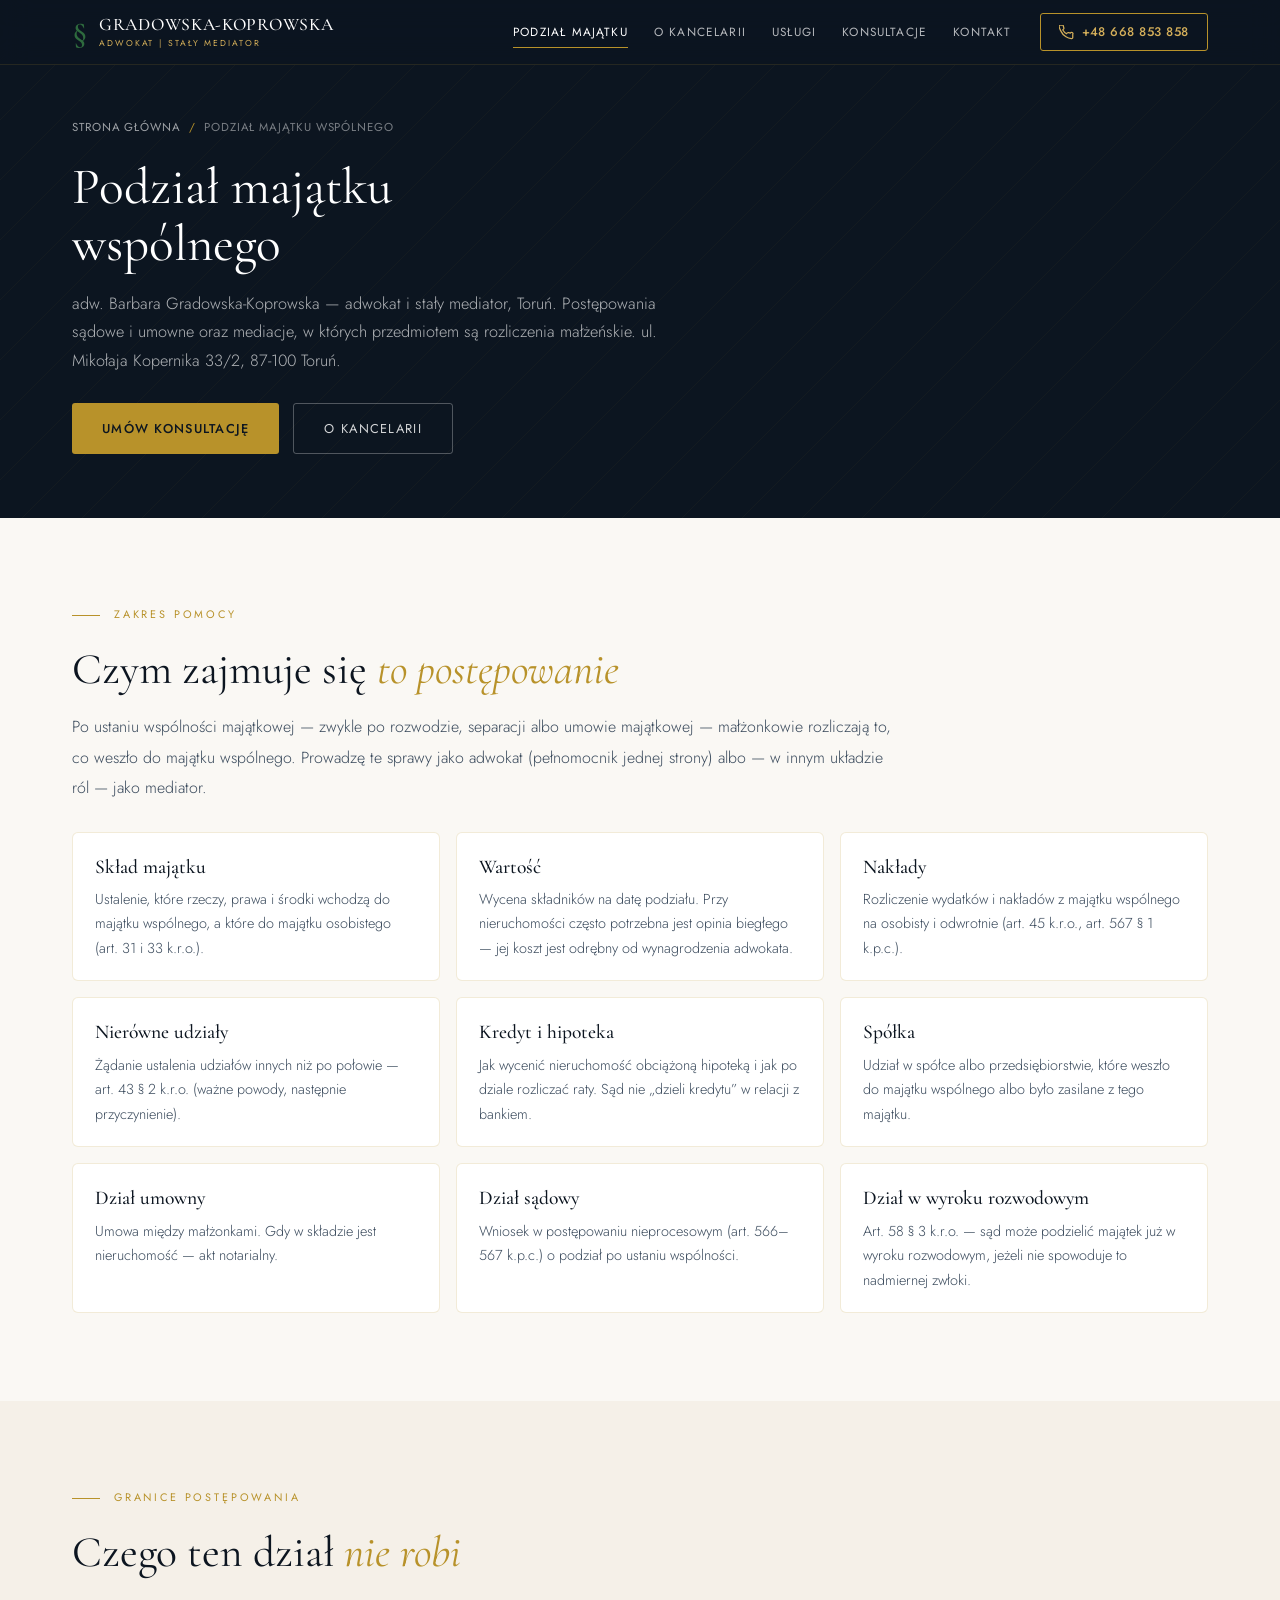
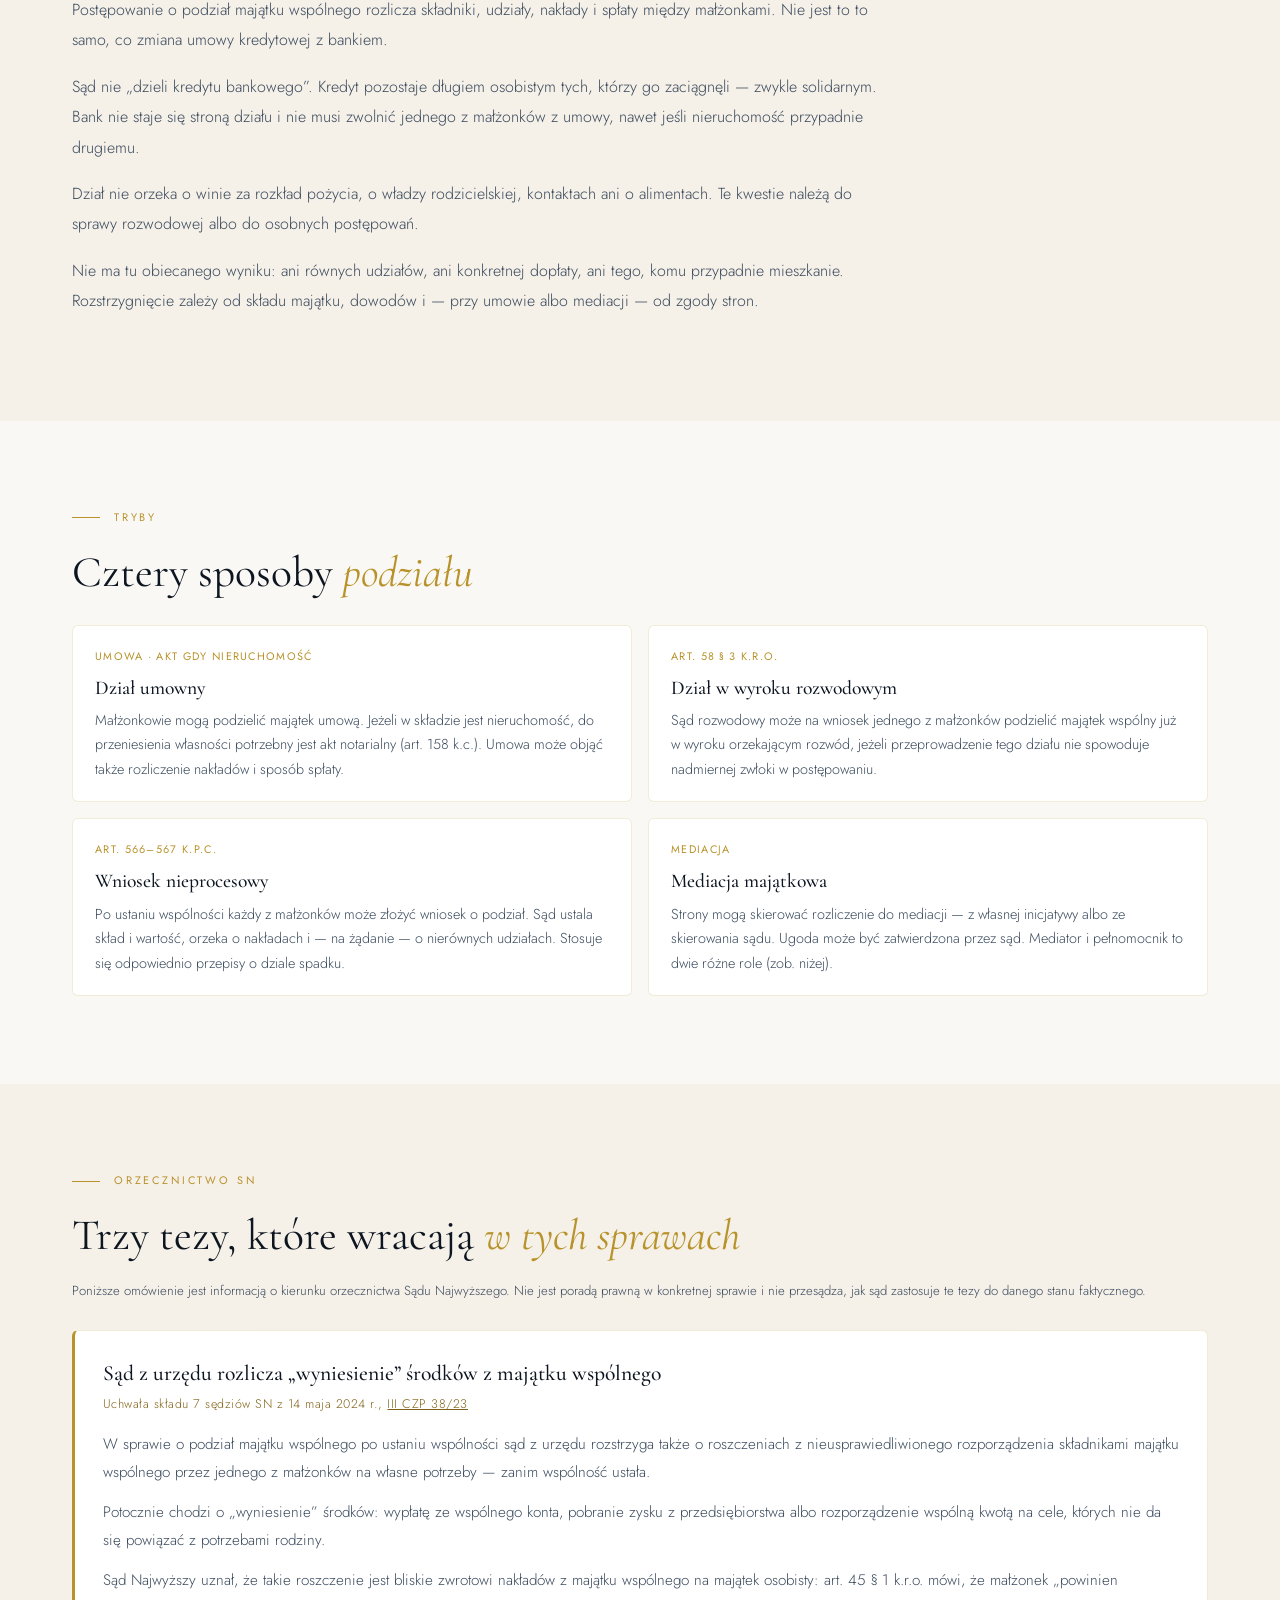
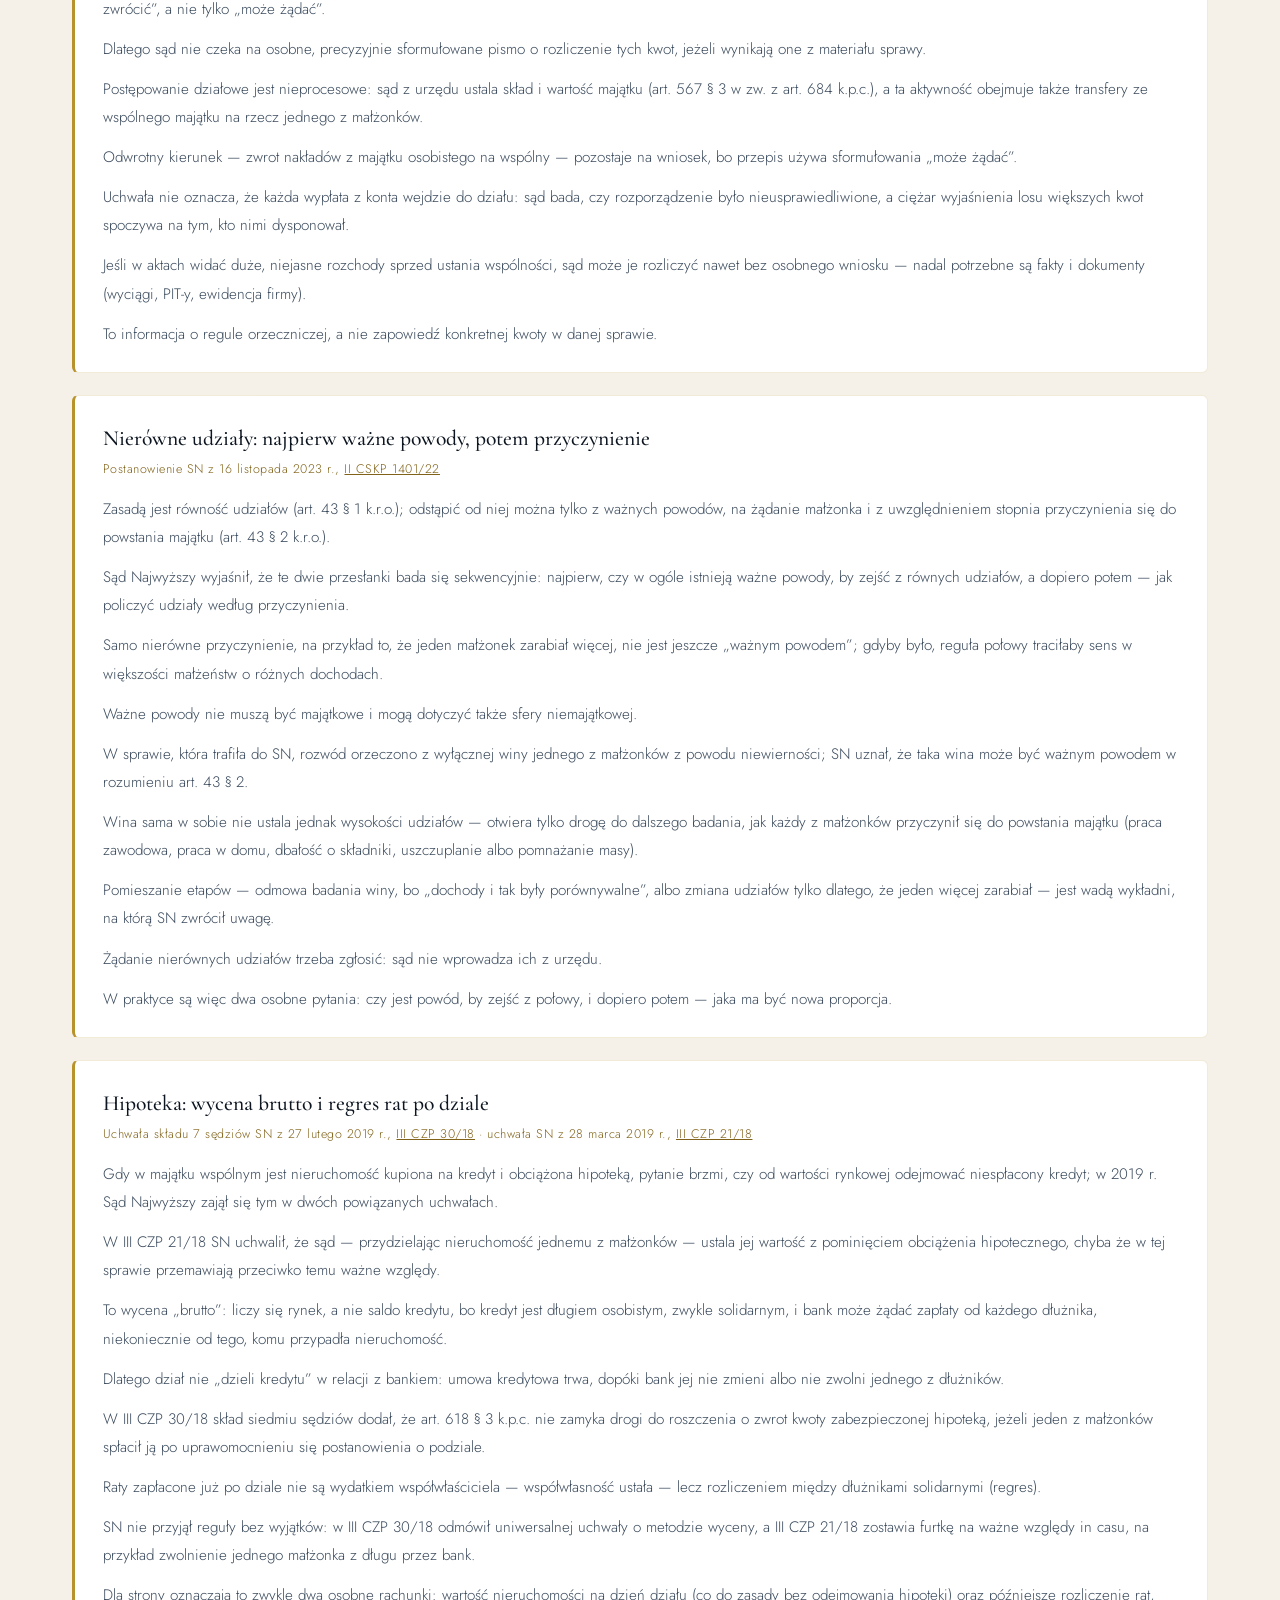
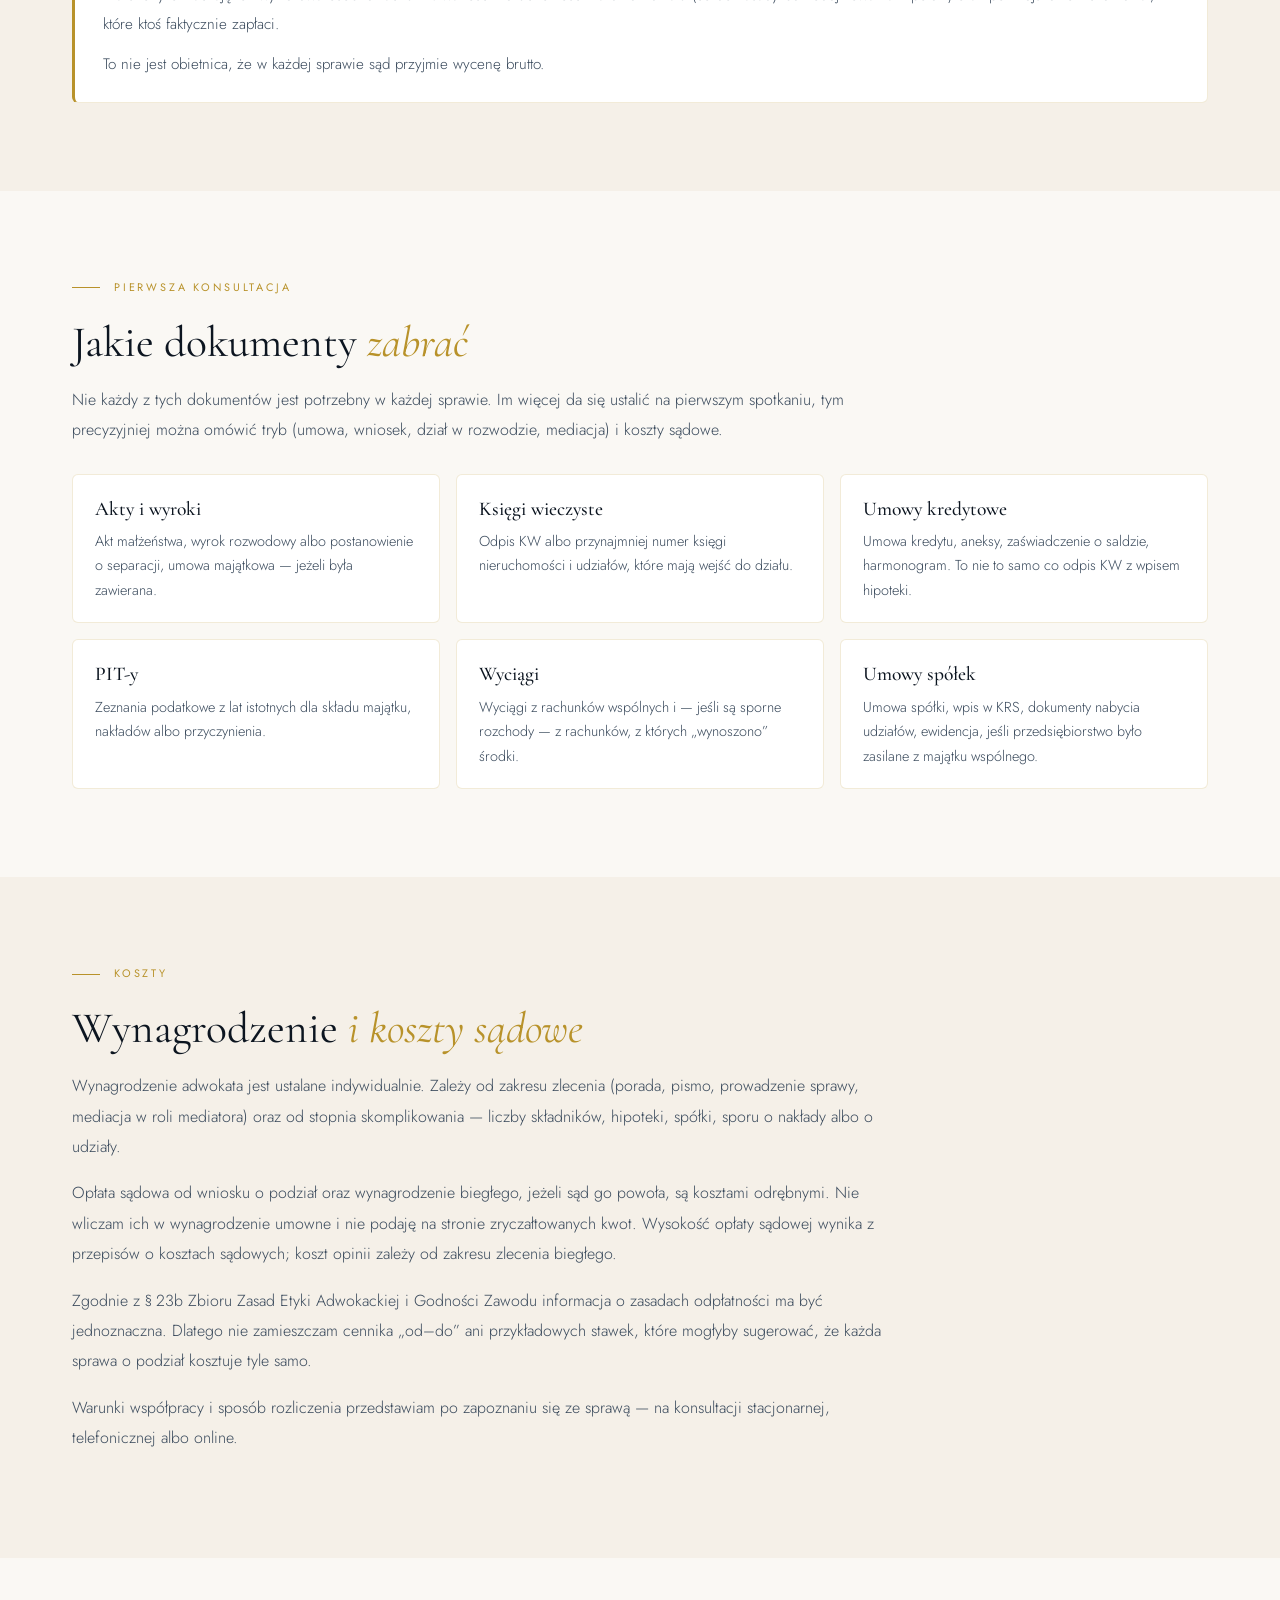
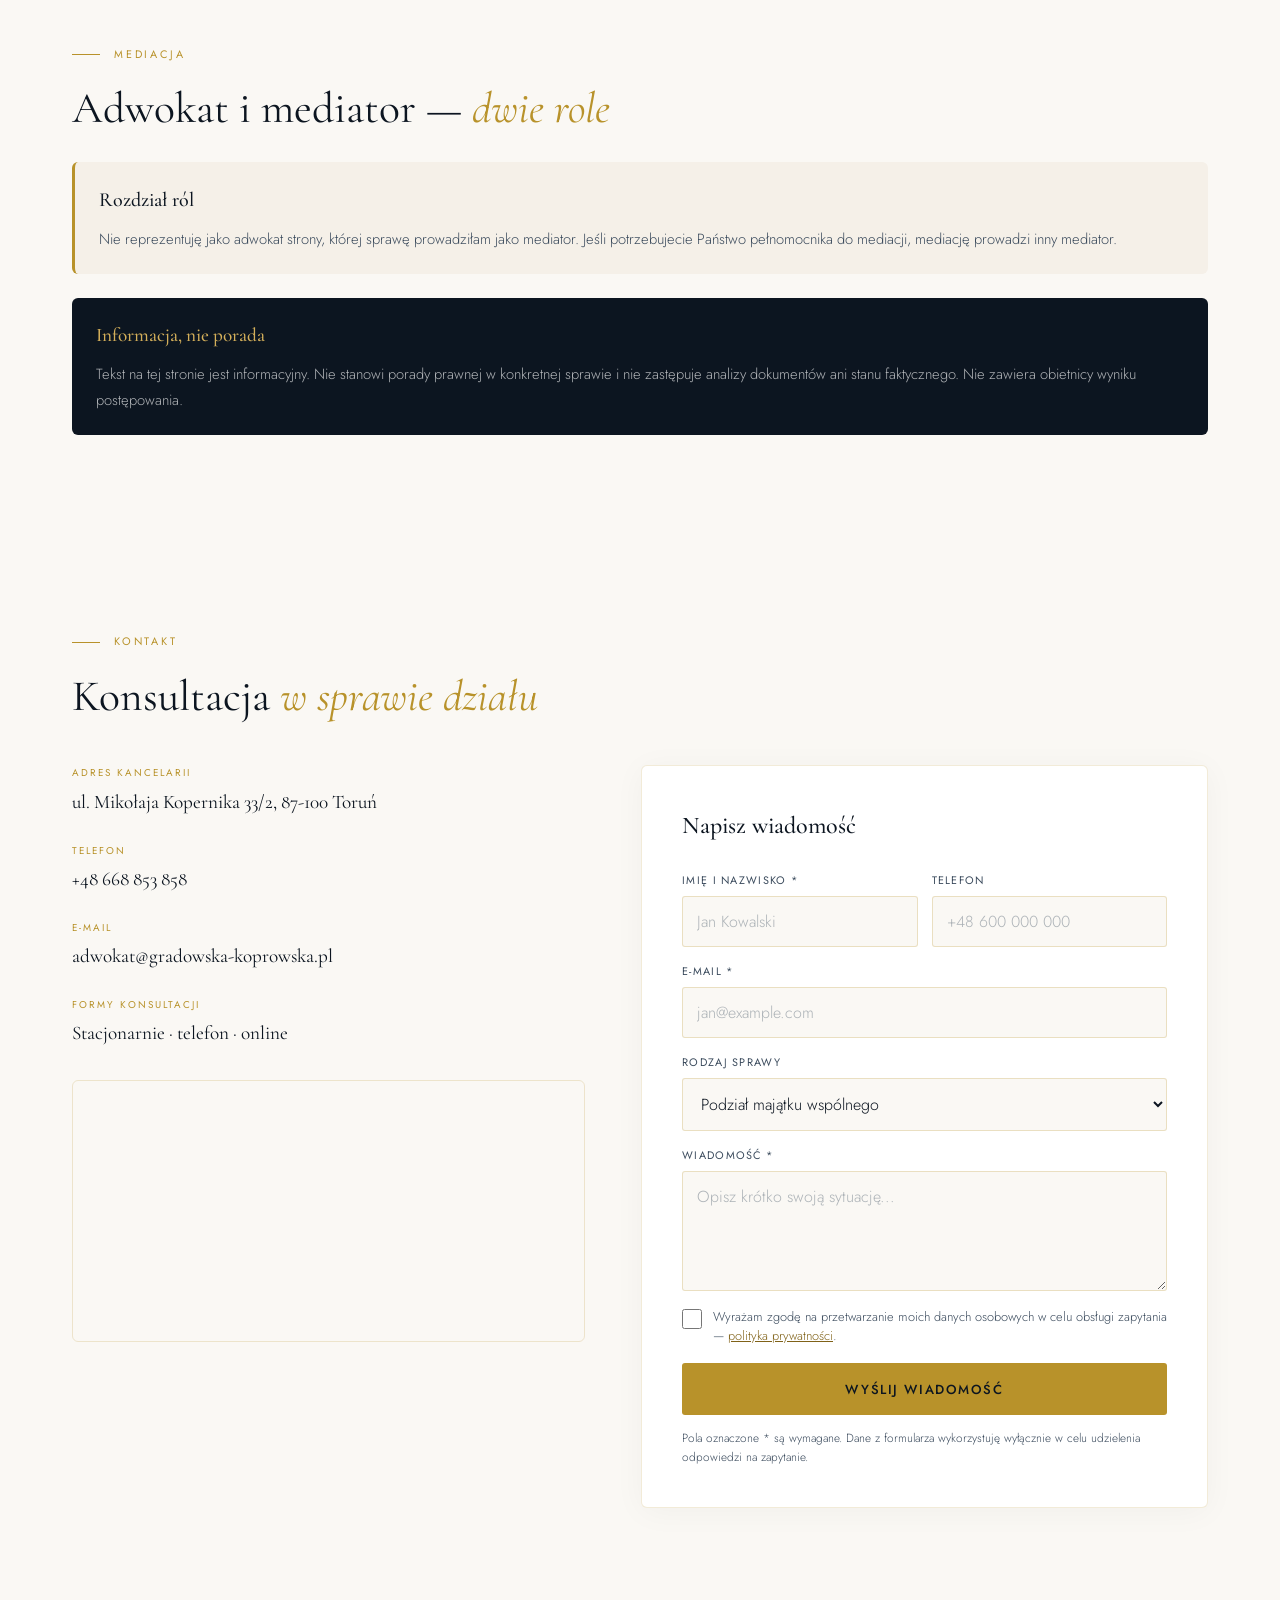
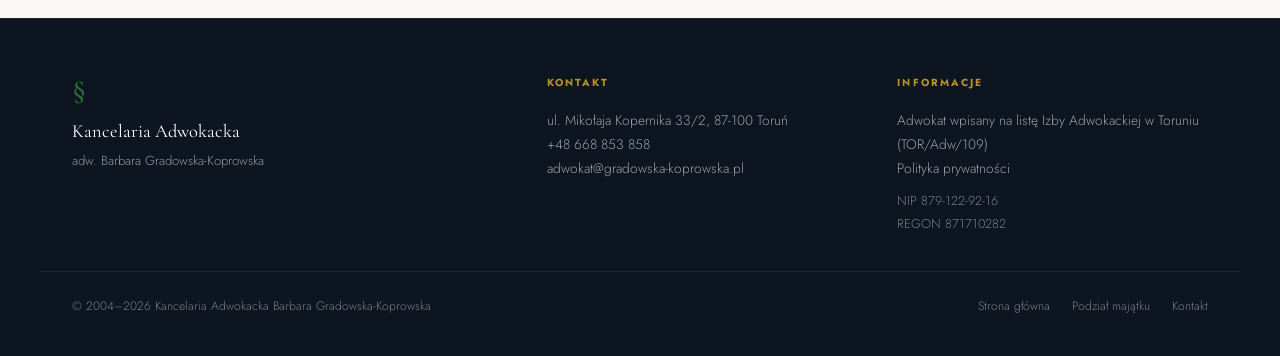
<file: podzial-majatku.html>
<!DOCTYPE html>
<html lang="pl">
<head>
  <meta charset="UTF-8" />
  <meta name="viewport" content="width=device-width, initial-scale=1.0" />

  <title>Adwokat — podział majątku wspólnego · Toruń · adw. Barbara Gradowska-Koprowska</title>
  <meta name="description" content="Podział majątku wspólnego w Toruniu — dział umowny, sądowy i w wyroku rozwodowym oraz mediacje majątkowe. adw. Barbara Gradowska-Koprowska, adwokat od 2004 r., stały mediator przy Prezesie SO w Toruniu. ul. Mikołaja Kopernika 33/2, 87-100 Toruń." />
  <link rel="canonical" href="https://gradowska-koprowska.pl/podzial-majatku.html" />

  <meta property="og:type" content="website" />
  <meta property="og:locale" content="pl_PL" />
  <meta property="og:url" content="https://gradowska-koprowska.pl/podzial-majatku.html" />
  <meta property="og:site_name" content="Kancelaria Adwokacka Barbara Gradowska-Koprowska" />
  <meta property="og:title" content="Adwokat — podział majątku wspólnego · Toruń · adw. Barbara Gradowska-Koprowska" />
  <meta property="og:description" content="Dział umowny, sądowy i w wyroku rozwodowym oraz mediacje majątkowe. adw. Barbara Gradowska-Koprowska, Toruń, ul. Mikołaja Kopernika 33/2, 87-100." />
  <meta property="og:image" content="https://gradowska-koprowska.pl/assets/foto-og.jpg" />
  <meta property="og:image:width" content="1200" />
  <meta property="og:image:height" content="630" />

  <meta name="twitter:card" content="summary_large_image" />
  <meta name="twitter:title" content="Adwokat — podział majątku wspólnego · Toruń · adw. Barbara Gradowska-Koprowska" />
  <meta name="twitter:description" content="Podział majątku wspólnego i mediacje majątkowe. adw. Barbara Gradowska-Koprowska, Toruń." />
  <meta name="twitter:image" content="https://gradowska-koprowska.pl/assets/foto-og.jpg" />

  <meta name="theme-color" content="#0c1520" />
  <link rel="icon" href="favicon.svg" type="image/svg+xml" />

  <link rel="preconnect" href="https://fonts.googleapis.com" />
  <link rel="preconnect" href="https://fonts.gstatic.com" crossorigin />
  <link href="https://fonts.googleapis.com/css2?family=Cormorant+Garamond:ital,wght@0,300;0,400;0,500;0,600;1,300;1,400&family=Jost:wght@300;400;500&display=swap" rel="stylesheet" />
  <link rel="stylesheet" href="styles.css" />

  <script type="application/ld+json">
  {
    "@context": "https://schema.org",
    "@graph": [
      {
        "@type": "LegalService",
        "@id": "https://gradowska-koprowska.pl/#kancelaria",
        "name": "Kancelaria Adwokacka Barbara Gradowska-Koprowska",
        "url": "https://gradowska-koprowska.pl/",
        "telephone": "+48668853858",
        "email": "adwokat@gradowska-koprowska.pl",
        "address": {
          "@type": "PostalAddress",
          "streetAddress": "ul. Mikołaja Kopernika 33/2",
          "addressLocality": "Toruń",
          "postalCode": "87-100",
          "addressCountry": "PL"
        },
        "areaServed": { "@type": "City", "name": "Toruń" },
        "hasOfferCatalog": {
          "@type": "OfferCatalog",
          "name": "Podział majątku wspólnego",
          "itemListElement": [
            { "@type": "Offer", "itemOffered": { "@type": "Service", "name": "Podział majątku wspólnego", "url": "https://gradowska-koprowska.pl/podzial-majatku.html" } },
            { "@type": "Offer", "itemOffered": { "@type": "Service", "name": "Mediacje majątkowe" } }
          ]
        }
      },
      {
        "@type": "Attorney",
        "@id": "https://gradowska-koprowska.pl/#osoba",
        "name": "Barbara Gradowska-Koprowska",
        "honorificPrefix": "adw.",
        "jobTitle": "Adwokat, stały mediator",
        "url": "https://gradowska-koprowska.pl/",
        "telephone": "+48668853858",
        "email": "adwokat@gradowska-koprowska.pl",
        "address": {
          "@type": "PostalAddress",
          "streetAddress": "ul. Mikołaja Kopernika 33/2",
          "addressLocality": "Toruń",
          "postalCode": "87-100",
          "addressCountry": "PL"
        },
        "memberOf": {
          "@type": "Organization",
          "name": "Okręgowa Rada Adwokacka w Toruniu"
        }
      },
      {
        "@type": "WebPage",
        "name": "Podział majątku wspólnego",
        "url": "https://gradowska-koprowska.pl/podzial-majatku.html",
        "isPartOf": { "@id": "https://gradowska-koprowska.pl/#kancelaria" },
        "about": "Podział majątku wspólnego — dział umowny, dział sądowy, dział w wyroku rozwodowym, mediacja."
      }
    ]
  }
  </script>
</head>
<body>

  <header>
    <div class="nav-inner">
      <a class="logo-wrap" href="index.html" aria-label="Kancelaria Adwokacka Barbara Gradowska-Koprowska — strona główna">
        <span class="logo-mark" aria-hidden="true">§</span>
        <span class="logo-text">
          <span class="logo-name">Gradowska-Koprowska</span>
          <span class="logo-sub">Adwokat | Stały mediator</span>
        </span>
      </a>
      <div class="nav-right">
        <nav class="desktop-nav" aria-label="Nawigacja główna">
          <a href="podzial-majatku.html" aria-current="page">Podział majątku</a>
          <a href="index.html#o-kancelarii">O Kancelarii</a>
          <a href="index.html#uslugi">Usługi</a>
          <a href="index.html#konsultacje">Konsultacje</a>
          <a href="#kontakt">Kontakt</a>
        </nav>
        <a class="header-tel" href="tel:+48668853858" aria-label="Zadzwoń: +48 668 853 858">
          <svg viewBox="0 0 24 24" fill="none" stroke="currentColor" stroke-width="2" aria-hidden="true"><path d="M22 16.92v3a2 2 0 01-2.18 2 19.79 19.79 0 01-8.63-3.07A19.5 19.5 0 013.07 9.8 19.79 19.79 0 01.01 1.18 2 2 0 012 0h3a2 2 0 012 1.72 12.84 12.84 0 00.7 2.81 2 2 0 01-.45 2.11L6.09 7.91a16 16 0 006 6l1.27-1.27a2 2 0 012.11-.45 12.84 12.84 0 002.81.7A2 2 0 0122 14.92v2z"/></svg>
          +48 668 853 858
        </a>
        <button class="hamburger" id="hamburger" aria-label="Otwórz menu" aria-expanded="false" aria-controls="mobileNav">
          <span></span><span></span><span></span>
        </button>
      </div>
    </div>
    <div class="mobile-nav" id="mobileNav">
      <a href="podzial-majatku.html" data-close>Podział majątku</a>
      <a href="index.html#o-kancelarii" data-close>O Kancelarii</a>
      <a href="index.html#uslugi" data-close>Usługi</a>
      <a href="index.html#konsultacje" data-close>Konsultacje</a>
      <a href="#kontakt" data-close>Kontakt</a>
      <a href="tel:+48668853858" class="mobile-call" data-close aria-label="Zadzwoń: 668 853 858">
        <svg viewBox="0 0 24 24" fill="none" stroke="currentColor" stroke-width="2" aria-hidden="true"><path d="M22 16.92v3a2 2 0 01-2.18 2 19.79 19.79 0 01-8.63-3.07A19.5 19.5 0 013.07 9.8 19.79 19.79 0 01.01 1.18 2 2 0 012 0h3a2 2 0 012 1.72 12.84 12.84 0 00.7 2.81 2 2 0 01-.45 2.11L6.09 7.91a16 16 0 006 6l1.27-1.27a2 2 0 012.11-.45 12.84 12.84 0 002.81.7A2 2 0 0122 14.92v2z"/></svg>
        Zadzwoń: 668 853 858
      </a>
    </div>
  </header>

  <section class="page-hero">
    <div class="section-inner">
      <nav class="crumb" aria-label="Ścieżka">
        <a href="index.html">Strona główna</a>
        <span aria-hidden="true">/</span>
        <span>Podział majątku wspólnego</span>
      </nav>
      <h1>Podział majątku wspólnego</h1>
      <p class="lede">adw. Barbara Gradowska-Koprowska — adwokat i stały mediator, Toruń. Postępowania sądowe i umowne oraz mediacje, w których przedmiotem są rozliczenia małżeńskie. ul. Mikołaja Kopernika 33/2, 87-100 Toruń.</p>
      <div class="hero-actions">
        <a href="#kontakt" class="btn-primary">Umów konsultację</a>
        <a href="index.html#o-kancelarii" class="btn-ghost">O kancelarii</a>
      </div>
    </div>
  </section>

  <!-- 1. Zakres pomocy -->
  <section class="article paper" id="zakres">
    <div class="section-inner">
      <p class="section-label reveal">Zakres pomocy</p>
      <h2 class="section-heading reveal reveal-delay-1">Czym zajmuje się <em>to postępowanie</em></h2>
      <div class="prose reveal">
        <p>Po ustaniu wspólności majątkowej — zwykle po rozwodzie, separacji albo umowie majątkowej — małżonkowie rozliczają to, co weszło do majątku wspólnego. Prowadzę te sprawy jako adwokat (pełnomocnik jednej strony) albo — w innym układzie ról — jako mediator.</p>
      </div>
      <div class="scope-grid">
        <div class="scope-item reveal">
          <h3>Skład majątku</h3>
          <p>Ustalenie, które rzeczy, prawa i środki wchodzą do majątku wspólnego, a które do majątku osobistego (art.&nbsp;31 i&nbsp;33 k.r.o.).</p>
        </div>
        <div class="scope-item reveal reveal-delay-1">
          <h3>Wartość</h3>
          <p>Wycena składników na datę podziału. Przy nieruchomości często potrzebna jest opinia biegłego — jej koszt jest odrębny od wynagrodzenia adwokata.</p>
        </div>
        <div class="scope-item reveal reveal-delay-2">
          <h3>Nakłady</h3>
          <p>Rozliczenie wydatków i nakładów z majątku wspólnego na osobisty i odwrotnie (art.&nbsp;45 k.r.o., art.&nbsp;567&nbsp;§&nbsp;1 k.p.c.).</p>
        </div>
        <div class="scope-item reveal">
          <h3>Nierówne udziały</h3>
          <p>Żądanie ustalenia udziałów innych niż po połowie — art.&nbsp;43&nbsp;§&nbsp;2 k.r.o. (ważne powody, następnie przyczynienie).</p>
        </div>
        <div class="scope-item reveal reveal-delay-1">
          <h3>Kredyt i hipoteka</h3>
          <p>Jak wycenić nieruchomość obciążoną hipoteką i jak po dziale rozliczać raty. Sąd nie „dzieli kredytu” w relacji z bankiem.</p>
        </div>
        <div class="scope-item reveal reveal-delay-2">
          <h3>Spółka</h3>
          <p>Udział w spółce albo przedsiębiorstwie, które weszło do majątku wspólnego albo było zasilane z tego majątku.</p>
        </div>
        <div class="scope-item reveal">
          <h3>Dział umowny</h3>
          <p>Umowa między małżonkami. Gdy w składzie jest nieruchomość — akt notarialny.</p>
        </div>
        <div class="scope-item reveal reveal-delay-1">
          <h3>Dział sądowy</h3>
          <p>Wniosek w postępowaniu nieprocesowym (art.&nbsp;566–567 k.p.c.) o podział po ustaniu wspólności.</p>
        </div>
        <div class="scope-item reveal reveal-delay-2">
          <h3>Dział w wyroku rozwodowym</h3>
          <p>Art.&nbsp;58&nbsp;§&nbsp;3 k.r.o. — sąd może podzielić majątek już w wyroku rozwodowym, jeżeli nie spowoduje to nadmiernej zwłoki.</p>
        </div>
      </div>
    </div>
  </section>

  <!-- 2. Czego NIE robi -->
  <section class="article alt" id="ograniczenia">
    <div class="section-inner">
      <p class="section-label reveal">Granice postępowania</p>
      <h2 class="section-heading reveal reveal-delay-1">Czego ten dział <em>nie robi</em></h2>
      <div class="prose">
        <p class="reveal">Postępowanie o podział majątku wspólnego rozlicza składniki, udziały, nakłady i spłaty między małżonkami. Nie jest to to samo, co zmiana umowy kredytowej z bankiem.</p>
        <p class="reveal">Sąd nie „dzieli kredytu bankowego”. Kredyt pozostaje długiem osobistym tych, którzy go zaciągnęli — zwykle solidarnym. Bank nie staje się stroną działu i nie musi zwolnić jednego z małżonków z umowy, nawet jeśli nieruchomość przypadnie drugiemu.</p>
        <p class="reveal">Dział nie orzeka o winie za rozkład pożycia, o władzy rodzicielskiej, kontaktach ani o alimentach. Te kwestie należą do sprawy rozwodowej albo do osobnych postępowań.</p>
        <p class="reveal">Nie ma tu obiecanego wyniku: ani równych udziałów, ani konkretnej dopłaty, ani tego, komu przypadnie mieszkanie. Rozstrzygnięcie zależy od składu majątku, dowodów i — przy umowie albo mediacji — od zgody stron.</p>
      </div>
    </div>
  </section>

  <!-- 3. Cztery tryby -->
  <section class="article paper" id="tryby">
    <div class="section-inner">
      <p class="section-label reveal">Tryby</p>
      <h2 class="section-heading reveal reveal-delay-1">Cztery sposoby <em>podziału</em></h2>
      <div class="mode-grid">
        <div class="mode-card reveal">
          <span class="provision">Umowa · akt gdy nieruchomość</span>
          <h3>Dział umowny</h3>
          <p>Małżonkowie mogą podzielić majątek umową. Jeżeli w składzie jest nieruchomość, do przeniesienia własności potrzebny jest akt notarialny (art.&nbsp;158 k.c.). Umowa może objąć także rozliczenie nakładów i sposób spłaty.</p>
        </div>
        <div class="mode-card reveal reveal-delay-1">
          <span class="provision">Art. 58 § 3 k.r.o.</span>
          <h3>Dział w wyroku rozwodowym</h3>
          <p>Sąd rozwodowy może na wniosek jednego z małżonków podzielić majątek wspólny już w wyroku orzekającym rozwód, jeżeli przeprowadzenie tego działu nie spowoduje nadmiernej zwłoki w postępowaniu.</p>
        </div>
        <div class="mode-card reveal reveal-delay-2">
          <span class="provision">Art. 566–567 k.p.c.</span>
          <h3>Wniosek nieprocesowy</h3>
          <p>Po ustaniu wspólności każdy z małżonków może złożyć wniosek o podział. Sąd ustala skład i wartość, orzeka o nakładach i — na żądanie — o nierównych udziałach. Stosuje się odpowiednio przepisy o dziale spadku.</p>
        </div>
        <div class="mode-card reveal">
          <span class="provision">Mediacja</span>
          <h3>Mediacja majątkowa</h3>
          <p>Strony mogą skierować rozliczenie do mediacji — z własnej inicjatywy albo ze skierowania sądu. Ugoda może być zatwierdzona przez sąd. Mediator i pełnomocnik to dwie różne role (zob. niżej).</p>
        </div>
      </div>
    </div>
  </section>

  <!-- 4. Orzecznictwo -->
  <section class="article alt" id="orzecznictwo">
    <div class="section-inner">
      <p class="section-label reveal">Orzecznictwo SN</p>
      <h2 class="section-heading reveal reveal-delay-1">Trzy tezy, które wracają <em>w tych sprawach</em></h2>
      <p class="info-note reveal">Poniższe omówienie jest informacją o kierunku orzecznictwa Sądu Najwyższego. Nie jest poradą prawną w konkretnej sprawie i nie przesądza, jak sąd zastosuje te tezy do danego stanu faktycznego.</p>

      <div class="thesis-list">
        <article class="thesis reveal">
          <h3>Sąd z urzędu rozlicza „wyniesienie” środków z majątku wspólnego</h3>
          <p class="sygn">Uchwała składu 7 sędziów SN z 14 maja 2024 r., <a href="https://www.sn.pl/sites/orzecznictwo/OrzeczeniaHTML/iii%20czp%2038-23.docx.html" target="_blank" rel="noopener">III CZP 38/23</a></p>
          <p>W sprawie o podział majątku wspólnego po ustaniu wspólności sąd z urzędu rozstrzyga także o roszczeniach z nieusprawiedliwionego rozporządzenia składnikami majątku wspólnego przez jednego z małżonków na własne potrzeby — zanim wspólność ustała.</p>
          <p>Potocznie chodzi o „wyniesienie” środków: wypłatę ze wspólnego konta, pobranie zysku z przedsiębiorstwa albo rozporządzenie wspólną kwotą na cele, których nie da się powiązać z potrzebami rodziny.</p>
          <p>Sąd Najwyższy uznał, że takie roszczenie jest bliskie zwrotowi nakładów z majątku wspólnego na majątek osobisty: art.&nbsp;45&nbsp;§&nbsp;1 k.r.o. mówi, że małżonek „powinien zwrócić”, a nie tylko „może żądać”.</p>
          <p>Dlatego sąd nie czeka na osobne, precyzyjnie sformułowane pismo o rozliczenie tych kwot, jeżeli wynikają one z materiału sprawy.</p>
          <p>Postępowanie działowe jest nieprocesowe: sąd z urzędu ustala skład i wartość majątku (art.&nbsp;567&nbsp;§&nbsp;3 w zw. z art.&nbsp;684 k.p.c.), a ta aktywność obejmuje także transfery ze wspólnego majątku na rzecz jednego z małżonków.</p>
          <p>Odwrotny kierunek — zwrot nakładów z majątku osobistego na wspólny — pozostaje na wniosek, bo przepis używa sformułowania „może żądać”.</p>
          <p>Uchwała nie oznacza, że każda wypłata z konta wejdzie do działu: sąd bada, czy rozporządzenie było nieusprawiedliwione, a ciężar wyjaśnienia losu większych kwot spoczywa na tym, kto nimi dysponował.</p>
          <p>Jeśli w aktach widać duże, niejasne rozchody sprzed ustania wspólności, sąd może je rozliczyć nawet bez osobnego wniosku — nadal potrzebne są fakty i dokumenty (wyciągi, PIT-y, ewidencja firmy).</p>
          <p>To informacja o regule orzeczniczej, a nie zapowiedź konkretnej kwoty w danej sprawie.</p>
        </article>

        <article class="thesis reveal">
          <h3>Nierówne udziały: najpierw ważne powody, potem przyczynienie</h3>
          <p class="sygn">Postanowienie SN z 16 listopada 2023 r., <a href="https://www.sn.pl/aktualnosci/SitePages/Komunikaty_o_sprawach.aspx?ItemSID=631-b6b3e804-2752-4c7d-bcb4-7586782a1315&amp;ListName=Komunikaty_o_sprawach" target="_blank" rel="noopener">II CSKP 1401/22</a></p>
          <p>Zasadą jest równość udziałów (art.&nbsp;43&nbsp;§&nbsp;1 k.r.o.); odstąpić od niej można tylko z ważnych powodów, na żądanie małżonka i z uwzględnieniem stopnia przyczynienia się do powstania majątku (art.&nbsp;43&nbsp;§&nbsp;2 k.r.o.).</p>
          <p>Sąd Najwyższy wyjaśnił, że te dwie przesłanki bada się sekwencyjnie: najpierw, czy w ogóle istnieją ważne powody, by zejść z równych udziałów, a dopiero potem — jak policzyć udziały według przyczynienia.</p>
          <p>Samo nierówne przyczynienie, na przykład to, że jeden małżonek zarabiał więcej, nie jest jeszcze „ważnym powodem”; gdyby było, reguła połowy traciłaby sens w większości małżeństw o różnych dochodach.</p>
          <p>Ważne powody nie muszą być majątkowe i mogą dotyczyć także sfery niemajątkowej.</p>
          <p>W sprawie, która trafiła do SN, rozwód orzeczono z wyłącznej winy jednego z małżonków z powodu niewierności; SN uznał, że taka wina może być ważnym powodem w rozumieniu art.&nbsp;43&nbsp;§&nbsp;2.</p>
          <p>Wina sama w sobie nie ustala jednak wysokości udziałów — otwiera tylko drogę do dalszego badania, jak każdy z małżonków przyczynił się do powstania majątku (praca zawodowa, praca w domu, dbałość o składniki, uszczuplanie albo pomnażanie masy).</p>
          <p>Pomieszanie etapów — odmowa badania winy, bo „dochody i tak były porównywalne”, albo zmiana udziałów tylko dlatego, że jeden więcej zarabiał — jest wadą wykładni, na którą SN zwrócił uwagę.</p>
          <p>Żądanie nierównych udziałów trzeba zgłosić: sąd nie wprowadza ich z urzędu.</p>
          <p>W praktyce są więc dwa osobne pytania: czy jest powód, by zejść z połowy, i dopiero potem — jaka ma być nowa proporcja.</p>
        </article>

        <article class="thesis reveal">
          <h3>Hipoteka: wycena brutto i regres rat po dziale</h3>
          <p class="sygn">Uchwała składu 7 sędziów SN z 27 lutego 2019 r., <a href="https://www.sn.pl/orzecznictwo/SitePages/Najnowsze_orzeczenia.aspx?ItemSID=1094-16544171-be1b-4089-b74b-413997467af2&amp;ListName=Zagadnienia_prawne" target="_blank" rel="noopener">III CZP 30/18</a> · uchwała SN z 28 marca 2019 r., <a href="https://www.sn.pl/sites/orzecznictwo/orzeczenia3/iii%20czp%2021-18.pdf" target="_blank" rel="noopener">III CZP 21/18</a></p>
          <p>Gdy w majątku wspólnym jest nieruchomość kupiona na kredyt i obciążona hipoteką, pytanie brzmi, czy od wartości rynkowej odejmować niespłacony kredyt; w 2019 r. Sąd Najwyższy zajął się tym w dwóch powiązanych uchwałach.</p>
          <p>W III CZP 21/18 SN uchwalił, że sąd — przydzielając nieruchomość jednemu z małżonków — ustala jej wartość z pominięciem obciążenia hipotecznego, chyba że w tej sprawie przemawiają przeciwko temu ważne względy.</p>
          <p>To wycena „brutto”: liczy się rynek, a nie saldo kredytu, bo kredyt jest długiem osobistym, zwykle solidarnym, i bank może żądać zapłaty od każdego dłużnika, niekoniecznie od tego, komu przypadła nieruchomość.</p>
          <p>Dlatego dział nie „dzieli kredytu” w relacji z bankiem: umowa kredytowa trwa, dopóki bank jej nie zmieni albo nie zwolni jednego z dłużników.</p>
          <p>W III CZP 30/18 skład siedmiu sędziów dodał, że art.&nbsp;618&nbsp;§&nbsp;3 k.p.c. nie zamyka drogi do roszczenia o zwrot kwoty zabezpieczonej hipoteką, jeżeli jeden z małżonków spłacił ją po uprawomocnieniu się postanowienia o podziale.</p>
          <p>Raty zapłacone już po dziale nie są wydatkiem współwłaściciela — współwłasność ustała — lecz rozliczeniem między dłużnikami solidarnymi (regres).</p>
          <p>SN nie przyjął reguły bez wyjątków: w III CZP 30/18 odmówił uniwersalnej uchwały o metodzie wyceny, a III CZP 21/18 zostawia furtkę na ważne względy in casu, na przykład zwolnienie jednego małżonka z długu przez bank.</p>
          <p>Dla strony oznaczają to zwykle dwa osobne rachunki: wartość nieruchomości na dzień działu (co do zasady bez odejmowania hipoteki) oraz późniejsze rozliczenie rat, które ktoś faktycznie zapłaci.</p>
          <p>To nie jest obietnica, że w każdej sprawie sąd przyjmie wycenę brutto.</p>
        </article>
      </div>
    </div>
  </section>

  <!-- 5. Dokumenty -->
  <section class="article paper" id="dokumenty">
    <div class="section-inner">
      <p class="section-label reveal">Pierwsza konsultacja</p>
      <h2 class="section-heading reveal reveal-delay-1">Jakie dokumenty <em>zabrać</em></h2>
      <div class="prose reveal">
        <p>Nie każdy z tych dokumentów jest potrzebny w każdej sprawie. Im więcej da się ustalić na pierwszym spotkaniu, tym precyzyjniej można omówić tryb (umowa, wniosek, dział w rozwodzie, mediacja) i koszty sądowe.</p>
      </div>
      <div class="doc-grid">
        <div class="doc-card reveal">
          <h3>Akty i wyroki</h3>
          <p>Akt małżeństwa, wyrok rozwodowy albo postanowienie o separacji, umowa majątkowa — jeżeli była zawierana.</p>
        </div>
        <div class="doc-card reveal reveal-delay-1">
          <h3>Księgi wieczyste</h3>
          <p>Odpis KW albo przynajmniej numer księgi nieruchomości i udziałów, które mają wejść do działu.</p>
        </div>
        <div class="doc-card reveal reveal-delay-2">
          <h3>Umowy kredytowe</h3>
          <p>Umowa kredytu, aneksy, zaświadczenie o saldzie, harmonogram. To nie to samo co odpis KW z wpisem hipoteki.</p>
        </div>
        <div class="doc-card reveal">
          <h3>PIT-y</h3>
          <p>Zeznania podatkowe z lat istotnych dla składu majątku, nakładów albo przyczynienia.</p>
        </div>
        <div class="doc-card reveal reveal-delay-1">
          <h3>Wyciągi</h3>
          <p>Wyciągi z rachunków wspólnych i — jeśli są sporne rozchody — z rachunków, z których „wynoszono” środki.</p>
        </div>
        <div class="doc-card reveal reveal-delay-2">
          <h3>Umowy spółek</h3>
          <p>Umowa spółki, wpis w KRS, dokumenty nabycia udziałów, ewidencja, jeśli przedsiębiorstwo było zasilane z majątku wspólnego.</p>
        </div>
      </div>
    </div>
  </section>

  <!-- 6. Wynagrodzenie -->
  <section class="article alt" id="wynagrodzenie">
    <div class="section-inner">
      <p class="section-label reveal">Koszty</p>
      <h2 class="section-heading reveal reveal-delay-1">Wynagrodzenie <em>i koszty sądowe</em></h2>
      <div class="prose">
        <p class="reveal">Wynagrodzenie adwokata jest ustalane indywidualnie. Zależy od zakresu zlecenia (porada, pismo, prowadzenie sprawy, mediacja w roli mediatora) oraz od stopnia skomplikowania — liczby składników, hipoteki, spółki, sporu o nakłady albo o udziały.</p>
        <p class="reveal">Opłata sądowa od wniosku o podział oraz wynagrodzenie biegłego, jeżeli sąd go powoła, są kosztami odrębnymi. Nie wliczam ich w wynagrodzenie umowne i nie podaję na stronie zryczałtowanych kwot. Wysokość opłaty sądowej wynika z przepisów o kosztach sądowych; koszt opinii zależy od zakresu zlecenia biegłego.</p>
        <p class="reveal">Zgodnie z §&nbsp;23b Zbioru Zasad Etyki Adwokackiej i Godności Zawodu informacja o zasadach odpłatności ma być jednoznaczna. Dlatego nie zamieszczam cennika „od–do” ani przykładowych stawek, które mogłyby sugerować, że każda sprawa o podział kosztuje tyle samo.</p>
        <p class="reveal">Warunki współpracy i sposób rozliczenia przedstawiam po zapoznaniu się ze sprawą — na konsultacji stacjonarnej, telefonicznej albo online.</p>
      </div>
    </div>
  </section>

  <!-- Konflikt ról + disclaimer -->
  <section class="article paper" id="mediacja">
    <div class="section-inner">
      <p class="section-label reveal">Mediacja</p>
      <h2 class="section-heading reveal reveal-delay-1">Adwokat i mediator — <em>dwie role</em></h2>
      <div class="role-conflict reveal">
        <h3>Rozdział ról</h3>
        <p>Nie reprezentuję jako adwokat strony, której sprawę prowadziłam jako mediator. Jeśli potrzebujecie Państwo pełnomocnika do mediacji, mediację prowadzi inny mediator.</p>
      </div>
      <div class="disclaimer reveal" style="margin-top: 24px;">
        <h3>Informacja, nie porada</h3>
        <p>Tekst na tej stronie jest informacyjny. Nie stanowi porady prawnej w konkretnej sprawie i nie zastępuje analizy dokumentów ani stanu faktycznego. Nie zawiera obietnicy wyniku postępowania.</p>
      </div>
    </div>
  </section>

  <!-- Kontakt / formularz -->
  <section class="contact" id="kontakt">
    <div class="section-inner">
      <p class="section-label reveal">Kontakt</p>
      <h2 class="section-heading reveal reveal-delay-1">Konsultacja <em>w sprawie działu</em></h2>
      <div class="contact-grid">
        <div class="contact-info">
          <div class="info-blocks">
            <div class="info-block reveal">
              <div class="info-label">Adres kancelarii</div>
              <div class="info-value">ul. Mikołaja Kopernika 33/2, 87-100 Toruń</div>
            </div>
            <div class="info-block reveal reveal-delay-1">
              <div class="info-label">Telefon</div>
              <div class="info-value"><a href="tel:+48668853858" aria-label="Zadzwoń: +48 668 853 858">+48 668 853 858</a></div>
            </div>
            <div class="info-block reveal reveal-delay-1">
              <div class="info-label">E-mail</div>
              <div class="info-value"><a href="mailto:adwokat@gradowska-koprowska.pl">adwokat@gradowska-koprowska.pl</a></div>
            </div>
            <div class="info-block reveal">
              <div class="info-label">Formy konsultacji</div>
              <div class="info-value">Stacjonarnie · telefon · online</div>
            </div>
          </div>
          <div class="map-wrap reveal reveal-delay-2">
            <iframe
              src="https://www.google.com/maps/embed?pb=!1m18!1m12!1m3!1d1200.321464303494!2d18.6014252477013!3d53.008804501457945!2m3!1f0!2f0!3f0!3m2!1i1024!2i768!4f13.1!3m3!1m2!1s0x4703351c53385997%3A0x74c273acae44612f!2sMiko%C5%82aja%20Kopernika%2033%2F2%2C%2087-100%20Toru%C5%84!5e0!3m2!1spl!2spl!4v1772357112609!5m2!1spl!2spl"
              title="Mapa dojazdu do Kancelarii Adwokackiej — ul. Mikołaja Kopernika 33/2, 87-100 Toruń"
              loading="lazy"
              referrerpolicy="no-referrer-when-downgrade"></iframe>
          </div>
        </div>

        <div class="form-card reveal reveal-delay-2">
          <div class="form-title">Napisz wiadomość</div>
          <form id="contactForm" action="https://api.web3forms.com/submit" method="POST" novalidate>
            <input type="hidden" name="access_key" value="477fac12-1023-4886-9efd-9e162fdbb883" />
            <input type="hidden" name="subject" value="Nowe zapytanie — podział majątku" />
            <input type="hidden" name="from_name" value="Formularz — gradowska-koprowska.pl" />
            <input type="checkbox" name="botcheck" class="honeypot" tabindex="-1" autocomplete="off" aria-hidden="true" />

            <div class="form-row">
              <div class="form-group">
                <label for="fname">Imię i nazwisko *</label>
                <input type="text" id="fname" name="Imię i nazwisko" placeholder="Jan Kowalski" required autocomplete="name" />
              </div>
              <div class="form-group">
                <label for="fphone">Telefon</label>
                <input type="tel" id="fphone" name="Telefon" placeholder="+48 600 000 000" autocomplete="tel" />
              </div>
            </div>
            <div class="form-group">
              <label for="femail">E-mail *</label>
              <input type="email" id="femail" name="E-mail" placeholder="jan@example.com" required autocomplete="email" />
            </div>
            <div class="form-group">
              <label for="farea">Rodzaj sprawy</label>
              <select id="farea" name="Rodzaj sprawy">
                <option selected>Podział majątku wspólnego</option>
                <option>Mediacje</option>
                <option>Prawo rodzinne</option>
                <option>Prawo cywilne</option>
                <option>Prawo karne</option>
                <option>Prawo przedsiębiorców</option>
                <option>Prawo medyczne</option>
                <option>Sprawy spadkowe</option>
                <option>Inna sprawa</option>
              </select>
            </div>
            <div class="form-group">
              <label for="fmsg">Wiadomość *</label>
              <textarea id="fmsg" name="Wiadomość" placeholder="Opisz krótko swoją sytuację..." required></textarea>
            </div>
            <label class="rodo">
              <input type="checkbox" name="Zgoda RODO" value="Tak" required />
              <span>Wyrażam zgodę na przetwarzanie moich danych osobowych w celu obsługi zapytania — <a href="polityka-prywatnosci.html" target="_blank" rel="noopener">polityka prywatności</a>.</span>
            </label>
            <button type="submit" class="form-submit" id="submitBtn">Wyślij wiadomość</button>
            <p class="form-note">Pola oznaczone * są wymagane. Dane z formularza wykorzystuję wyłącznie w celu udzielenia odpowiedzi na zapytanie.</p>
            <div class="form-alert" id="formAlert" role="status" aria-live="polite"></div>
          </form>
        </div>
      </div>
    </div>
  </section>

  <footer>
    <div class="footer-grid">
      <div class="footer-brand">
        <div class="fb-mark" aria-hidden="true">§</div>
        <div class="fb-name">Kancelaria Adwokacka</div>
        <div class="fb-role">adw. Barbara Gradowska-Koprowska</div>
      </div>
      <div class="footer-col">
        <h4>Kontakt</h4>
        <p>ul. Mikołaja Kopernika 33/2, 87-100 Toruń</p>
        <a href="tel:+48668853858">+48 668 853 858</a>
        <a href="mailto:adwokat@gradowska-koprowska.pl">adwokat@gradowska-koprowska.pl</a>
      </div>
      <div class="footer-col">
        <h4>Informacje</h4>
        <a href="assets/adwokat_59716.pdf" target="_blank" rel="noopener">Adwokat wpisany na listę Izby Adwokackiej w Toruniu (TOR/Adw/109)</a>
        <a href="polityka-prywatnosci.html">Polityka prywatności</a>
        <p class="reg">NIP 879-122-92-16<br />REGON 871710282</p>
      </div>
    </div>
    <div class="footer-bottom">
      <span>&copy; 2004–2026 Kancelaria Adwokacka Barbara Gradowska-Koprowska</span>
      <div class="fb-links">
        <a href="index.html">Strona główna</a>
        <a href="podzial-majatku.html">Podział majątku</a>
        <a href="index.html#kontakt">Kontakt</a>
      </div>
    </div>
  </footer>

  <div class="mobile-cta-bar">
    <a href="tel:+48668853858" aria-label="Zadzwoń: 668 853 858">
      <svg viewBox="0 0 24 24" fill="none" stroke="currentColor" stroke-width="2" aria-hidden="true"><path d="M22 16.92v3a2 2 0 01-2.18 2 19.79 19.79 0 01-8.63-3.07A19.5 19.5 0 013.07 9.8 19.79 19.79 0 01.01 1.18 2 2 0 012 0h3a2 2 0 012 1.72 12.84 12.84 0 00.7 2.81 2 2 0 01-.45 2.11L6.09 7.91a16 16 0 006 6l1.27-1.27a2 2 0 012.11-.45 12.84 12.84 0 002.81.7A2 2 0 0122 14.92v2z"/></svg>
      Zadzwoń: 668 853 858
    </a>
  </div>

  <noscript>
    <style>.reveal { opacity: 1 !important; transform: none !important; }</style>
  </noscript>

  <script>
    (function () {
      var els = [].slice.call(document.querySelectorAll('.reveal'));
      function revealAll() { els.forEach(function (el) { el.classList.add('visible'); }); }
      if (!('IntersectionObserver' in window)) { revealAll(); return; }
      var observerFired = false;
      var obs = new IntersectionObserver(function (entries) {
        entries.forEach(function (e) {
          if (e.isIntersecting) { observerFired = true; e.target.classList.add('visible'); obs.unobserve(e.target); }
        });
      }, { threshold: 0.12, rootMargin: '0px 0px -40px 0px' });
      els.forEach(function (el) { obs.observe(el); });
      window.setTimeout(function () { if (!observerFired) revealAll(); }, 1800);
    })();

    (function () {
      var hamburger = document.getElementById('hamburger');
      var mobileNav = document.getElementById('mobileNav');
      function setOpen(open) {
        hamburger.setAttribute('aria-expanded', open ? 'true' : 'false');
        hamburger.setAttribute('aria-label', open ? 'Zamknij menu' : 'Otwórz menu');
        mobileNav.classList.toggle('open', open);
      }
      hamburger.addEventListener('click', function () {
        setOpen(hamburger.getAttribute('aria-expanded') !== 'true');
      });
      mobileNav.querySelectorAll('[data-close]').forEach(function (a) {
        a.addEventListener('click', function () { setOpen(false); });
      });
    })();

    (function () {
      var header = document.querySelector('header');
      window.addEventListener('scroll', function () {
        header.style.boxShadow = window.scrollY > 60 ? '0 4px 40px rgba(0,0,0,.35)' : 'none';
      }, { passive: true });
    })();

    (function () {
      var form = document.getElementById('contactForm');
      var btn = document.getElementById('submitBtn');
      var alertBox = document.getElementById('formAlert');
      var fallback = 'Zadzwoń: <a href="tel:+48668853858">+48 668 853 858</a> lub napisz na <a href="mailto:adwokat@gradowska-koprowska.pl">adwokat@gradowska-koprowska.pl</a>.';

      function showAlert(type, html) {
        alertBox.className = 'form-alert show ' + type;
        alertBox.innerHTML = html;
      }

      form.addEventListener('submit', function (e) {
        e.preventDefault();
        if (!form.checkValidity()) { form.reportValidity(); return; }

        btn.disabled = true;
        var original = btn.textContent;
        btn.textContent = 'Wysyłanie...';
        alertBox.className = 'form-alert';

        fetch('https://api.web3forms.com/submit', {
          method: 'POST',
          body: new FormData(form),
          headers: { 'Accept': 'application/json' }
        })
        .then(function (r) { return r.json(); })
        .then(function (data) {
          if (data.success) {
            form.reset();
            showAlert('success', 'Dziękuję za wiadomość — odpowiem najszybciej, jak to możliwe. W pilnej sprawie ' + fallback);
            btn.textContent = 'Wysłano';
          } else {
            btn.disabled = false;
            btn.textContent = original;
            showAlert('error', 'Nie udało się wysłać wiadomości. ' + fallback);
          }
        })
        .catch(function () {
          btn.disabled = false;
          btn.textContent = original;
          showAlert('error', 'Wystąpił problem z połączeniem. ' + fallback);
        });
      });
    })();
  </script>
</body>
</html>
</file>
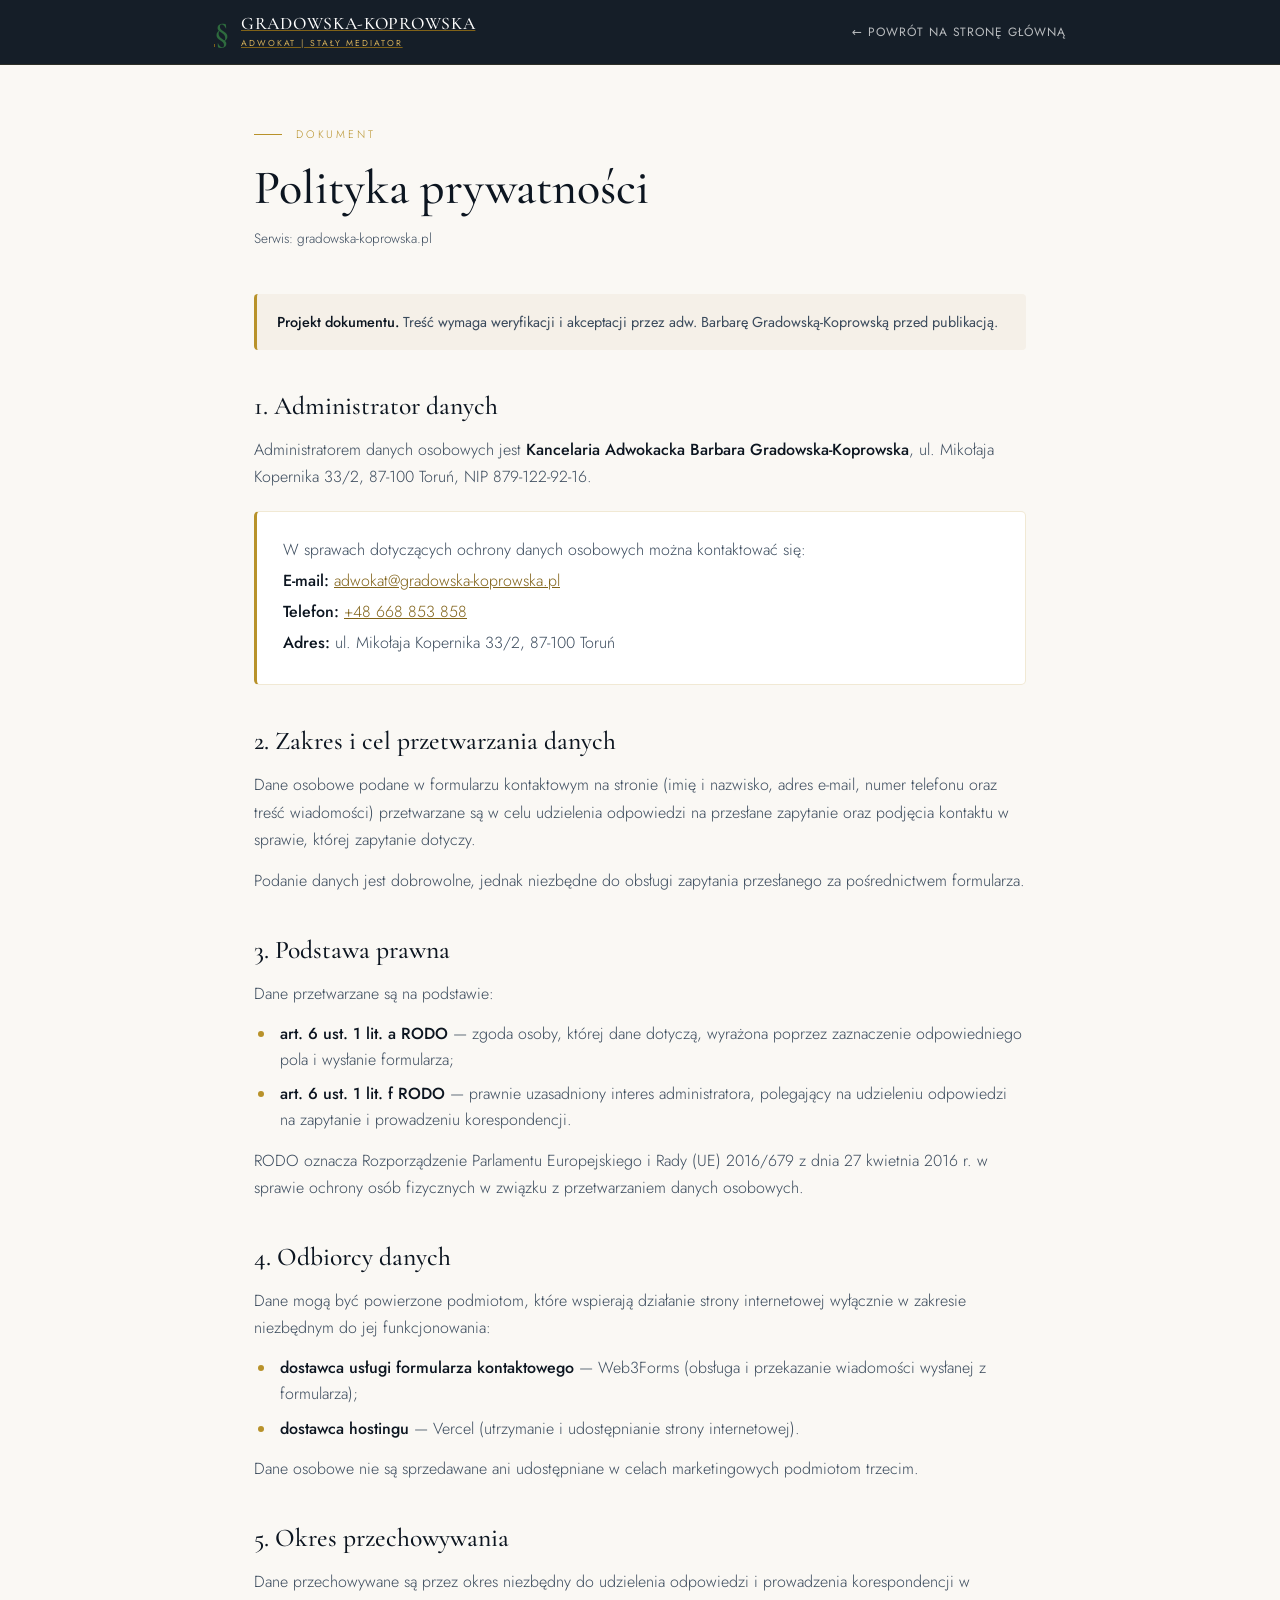
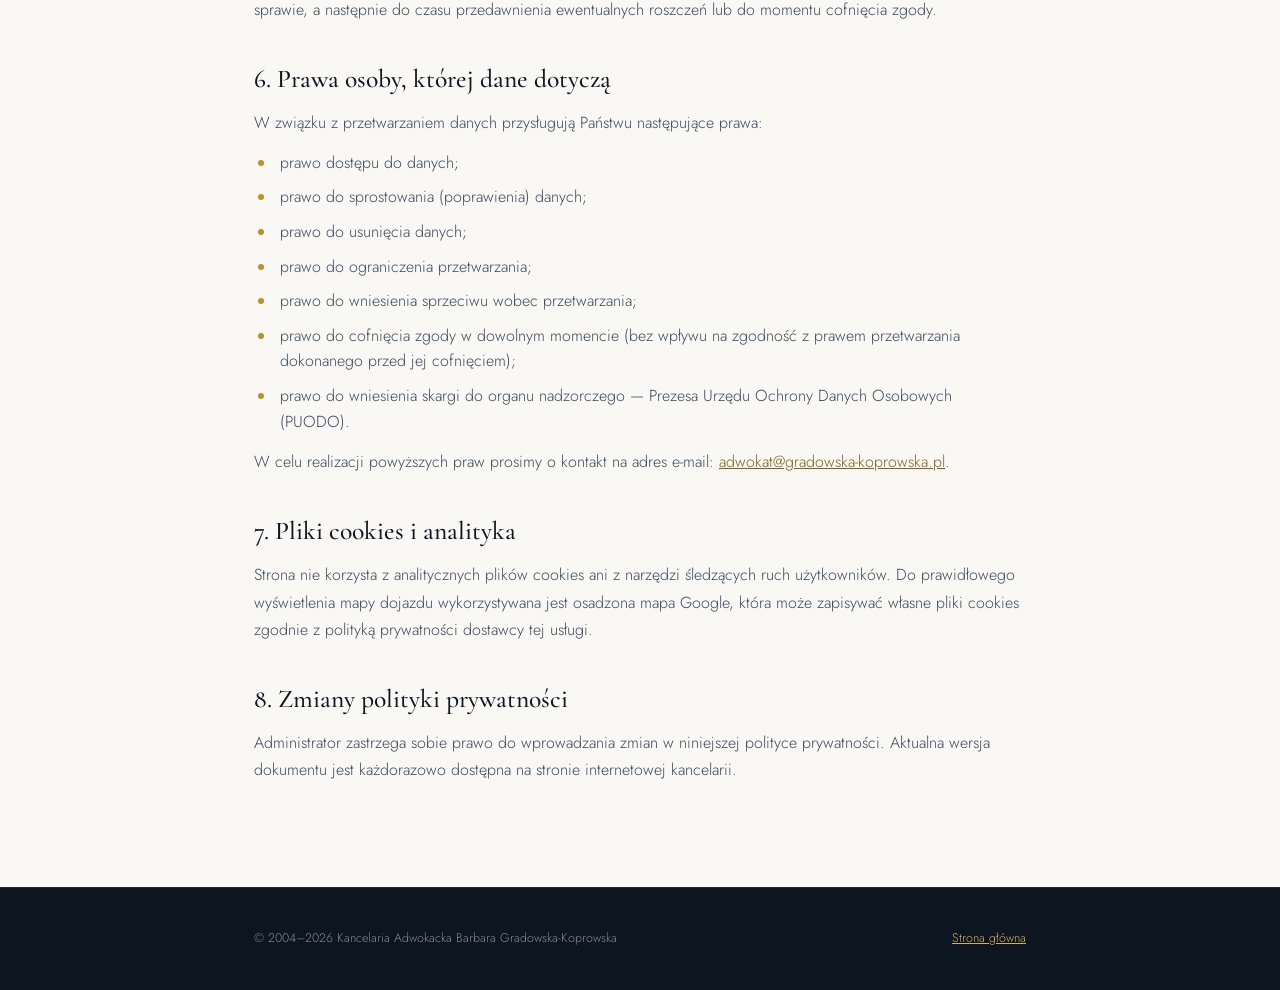
<file: polityka-prywatnosci.html>
<!-- DRAFT — wymaga akceptacji adw. Gradowskiej-Koprowskiej przed publikacją -->
<!DOCTYPE html>
<html lang="pl">
<head>
  <meta charset="UTF-8" />
  <meta name="viewport" content="width=device-width, initial-scale=1.0" />
  <title>Polityka prywatności — Kancelaria Adwokacka Barbara Gradowska-Koprowska</title>
  <meta name="description" content="Polityka prywatności serwisu gradowska-koprowska.pl — informacje o przetwarzaniu danych osobowych zgodnie z RODO." />
  <link rel="canonical" href="https://gradowska-koprowska.pl/polityka-prywatnosci.html" />
  <link rel="icon" href="favicon.svg" type="image/svg+xml" />
  <meta name="theme-color" content="#0c1520" />
  <link rel="preconnect" href="https://fonts.googleapis.com" />
  <link rel="preconnect" href="https://fonts.gstatic.com" crossorigin />
  <link href="https://fonts.googleapis.com/css2?family=Cormorant+Garamond:wght@400;500;600&family=Jost:wght@300;400;500&display=swap" rel="stylesheet" />
  <style>
    :root {
      --ink:#0c1520; --ink-soft:#3a4a5c; --gold:#b8922a; --gold-lt:#d4af5a; --gold-deep:#806218;
      --green:#2E6B3E; --cream:#f5f0e8; --paper:#faf8f4; --white:#fff;
      --serif:'Cormorant Garamond',Georgia,serif; --sans:'Jost',system-ui,sans-serif;
      --ease:cubic-bezier(.4,0,.2,1);
    }
    *,*::before,*::after{box-sizing:border-box;margin:0;padding:0;}
    html{font-size:16px;-webkit-text-size-adjust:100%;scroll-behavior:smooth;}
    body{font-family:var(--sans);background:var(--paper);color:var(--ink);line-height:1.7;-webkit-font-smoothing:antialiased;}
    a{color:var(--gold-deep);text-decoration:underline;}
    a:hover{color:var(--gold);}
    :focus-visible{outline:2px solid var(--gold);outline-offset:3px;border-radius:2px;}

    header{position:sticky;top:0;z-index:100;background:rgba(12,21,32,.96);backdrop-filter:blur(12px);-webkit-backdrop-filter:blur(12px);border-bottom:1px solid rgba(184,146,42,.15);}
    .nav-inner{max-width:900px;margin:0 auto;padding:0 24px;height:64px;display:flex;align-items:center;justify-content:space-between;gap:16px;}
    .logo-wrap{display:flex;align-items:center;gap:12px;}
    .logo-mark{font-family:var(--serif);font-size:2rem;font-weight:600;color:var(--green);line-height:1;}
    .logo-text{display:flex;flex-direction:column;}
    .logo-name{font-family:var(--serif);font-size:1.1rem;font-weight:500;letter-spacing:.04em;text-transform:uppercase;color:var(--white);line-height:1.15;}
    .logo-sub{font-size:.54rem;font-weight:400;letter-spacing:.22em;text-transform:uppercase;color:var(--gold-lt);margin-top:2px;}
    .back-link{font-size:.75rem;letter-spacing:.08em;text-transform:uppercase;color:rgba(255,255,255,.7);text-decoration:none;white-space:nowrap;}
    .back-link:hover{color:var(--gold-lt);}

    main{max-width:820px;margin:0 auto;padding:60px 24px 90px;}
    .doc-label{font-size:.68rem;letter-spacing:.26em;text-transform:uppercase;color:var(--gold);display:flex;align-items:center;gap:14px;margin-bottom:18px;}
    .doc-label::before{content:'';display:block;width:28px;height:1px;background:var(--gold);}
    h1{font-family:var(--serif);font-size:clamp(2rem,5vw,3rem);font-weight:500;line-height:1.15;margin-bottom:10px;}
    .updated{font-size:.85rem;color:var(--ink-soft);font-weight:300;margin-bottom:44px;}
    .draft-note{background:var(--cream);border-left:3px solid var(--gold);border-radius:4px;padding:16px 20px;font-size:.9rem;color:var(--ink-soft);margin-bottom:40px;}
    h2{font-family:var(--serif);font-size:1.6rem;font-weight:500;color:var(--ink);margin:40px 0 14px;line-height:1.25;}
    p{font-size:1rem;font-weight:300;color:var(--ink-soft);margin-bottom:14px;}
    ul{margin:0 0 14px 4px;list-style:none;}
    li{position:relative;padding-left:22px;font-size:1rem;font-weight:300;color:var(--ink-soft);margin-bottom:9px;line-height:1.6;}
    li::before{content:'';position:absolute;left:0;top:10px;width:6px;height:6px;border-radius:50%;background:var(--gold);}
    strong{font-weight:500;color:var(--ink);}
    .contact-card{background:var(--white);border:1px solid rgba(184,146,42,.2);border-left:3px solid var(--gold);border-radius:5px;padding:24px 26px;margin:20px 0;}
    .contact-card p{margin-bottom:4px;}

    footer{background:var(--ink);padding:40px 0;border-top:1px solid rgba(184,146,42,.14);}
    .footer-inner{max-width:820px;margin:0 auto;padding:0 24px;display:flex;justify-content:space-between;align-items:center;gap:16px;flex-wrap:wrap;}
    .footer-inner span,.footer-inner a{font-size:.78rem;font-weight:300;color:rgba(255,255,255,.5);}
    .footer-inner a{color:var(--gold-lt);}
    @media (max-width:560px){
      .logo-sub{display:none;}
      .footer-inner{flex-direction:column;text-align:center;}
    }
  </style>
</head>
<body>
  <header>
    <div class="nav-inner">
      <a class="logo-wrap" href="index.html" aria-label="Strona główna kancelarii">
        <span class="logo-mark" aria-hidden="true">§</span>
        <span class="logo-text">
          <span class="logo-name">Gradowska-Koprowska</span>
          <span class="logo-sub">Adwokat | Stały mediator</span>
        </span>
      </a>
      <a class="back-link" href="index.html">&larr; Powrót na stronę główną</a>
    </div>
  </header>

  <main>
    <p class="doc-label">Dokument</p>
    <h1>Polityka prywatności</h1>
    <p class="updated">Serwis: gradowska-koprowska.pl</p>

    <div class="draft-note">
      <strong>Projekt dokumentu.</strong> Treść wymaga weryfikacji i akceptacji przez adw. Barbarę Gradowską-Koprowską przed publikacją.
    </div>

    <h2>1. Administrator danych</h2>
    <p>Administratorem danych osobowych jest <strong>Kancelaria Adwokacka Barbara Gradowska-Koprowska</strong>, ul. Mikołaja Kopernika 33/2, 87-100 Toruń, NIP 879-122-92-16.</p>
    <div class="contact-card">
      <p>W sprawach dotyczących ochrony danych osobowych można kontaktować się:</p>
      <p><strong>E-mail:</strong> <a href="mailto:adwokat@gradowska-koprowska.pl">adwokat@gradowska-koprowska.pl</a></p>
      <p><strong>Telefon:</strong> <a href="tel:+48668853858">+48 668 853 858</a></p>
      <p><strong>Adres:</strong> ul. Mikołaja Kopernika 33/2, 87-100 Toruń</p>
    </div>

    <h2>2. Zakres i cel przetwarzania danych</h2>
    <p>Dane osobowe podane w formularzu kontaktowym na stronie (imię i nazwisko, adres e-mail, numer telefonu oraz treść wiadomości) przetwarzane są w celu udzielenia odpowiedzi na przesłane zapytanie oraz podjęcia kontaktu w sprawie, której zapytanie dotyczy.</p>
    <p>Podanie danych jest dobrowolne, jednak niezbędne do obsługi zapytania przesłanego za pośrednictwem formularza.</p>

    <h2>3. Podstawa prawna</h2>
    <p>Dane przetwarzane są na podstawie:</p>
    <ul>
      <li><strong>art. 6 ust. 1 lit. a RODO</strong> — zgoda osoby, której dane dotyczą, wyrażona poprzez zaznaczenie odpowiedniego pola i wysłanie formularza;</li>
      <li><strong>art. 6 ust. 1 lit. f RODO</strong> — prawnie uzasadniony interes administratora, polegający na udzieleniu odpowiedzi na zapytanie i prowadzeniu korespondencji.</li>
    </ul>
    <p>RODO oznacza Rozporządzenie Parlamentu Europejskiego i Rady (UE) 2016/679 z dnia 27 kwietnia 2016 r. w sprawie ochrony osób fizycznych w związku z przetwarzaniem danych osobowych.</p>

    <h2>4. Odbiorcy danych</h2>
    <p>Dane mogą być powierzone podmiotom, które wspierają działanie strony internetowej wyłącznie w zakresie niezbędnym do jej funkcjonowania:</p>
    <ul>
      <li><strong>dostawca usługi formularza kontaktowego</strong> — Web3Forms (obsługa i przekazanie wiadomości wysłanej z formularza);</li>
      <li><strong>dostawca hostingu</strong> — Vercel (utrzymanie i udostępnianie strony internetowej).</li>
    </ul>
    <p>Dane osobowe nie są sprzedawane ani udostępniane w celach marketingowych podmiotom trzecim.</p>

    <h2>5. Okres przechowywania</h2>
    <p>Dane przechowywane są przez okres niezbędny do udzielenia odpowiedzi i prowadzenia korespondencji w sprawie, a następnie do czasu przedawnienia ewentualnych roszczeń lub do momentu cofnięcia zgody.</p>

    <h2>6. Prawa osoby, której dane dotyczą</h2>
    <p>W związku z przetwarzaniem danych przysługują Państwu następujące prawa:</p>
    <ul>
      <li>prawo dostępu do danych;</li>
      <li>prawo do sprostowania (poprawienia) danych;</li>
      <li>prawo do usunięcia danych;</li>
      <li>prawo do ograniczenia przetwarzania;</li>
      <li>prawo do wniesienia sprzeciwu wobec przetwarzania;</li>
      <li>prawo do cofnięcia zgody w dowolnym momencie (bez wpływu na zgodność z prawem przetwarzania dokonanego przed jej cofnięciem);</li>
      <li>prawo do wniesienia skargi do organu nadzorczego — Prezesa Urzędu Ochrony Danych Osobowych (PUODO).</li>
    </ul>
    <p>W celu realizacji powyższych praw prosimy o kontakt na adres e-mail: <a href="mailto:adwokat@gradowska-koprowska.pl">adwokat@gradowska-koprowska.pl</a>.</p>

    <h2>7. Pliki cookies i analityka</h2>
    <p>Strona nie korzysta z analitycznych plików cookies ani z narzędzi śledzących ruch użytkowników. Do prawidłowego wyświetlenia mapy dojazdu wykorzystywana jest osadzona mapa Google, która może zapisywać własne pliki cookies zgodnie z polityką prywatności dostawcy tej usługi.</p>

    <h2>8. Zmiany polityki prywatności</h2>
    <p>Administrator zastrzega sobie prawo do wprowadzania zmian w niniejszej polityce prywatności. Aktualna wersja dokumentu jest każdorazowo dostępna na stronie internetowej kancelarii.</p>
  </main>

  <footer>
    <div class="footer-inner">
      <span>&copy; 2004–2026 Kancelaria Adwokacka Barbara Gradowska-Koprowska</span>
      <a href="index.html">Strona główna</a>
    </div>
  </footer>
</body>
</html>
</file>
<file: styles.css>
/* ===================== DESIGN TOKENS ===================== */
    :root {
      --ink:       #0c1520;
      --ink-soft:  #3a4a5c;
      --gold:      #b8922a;
      --gold-lt:   #d4af5a;
      --gold-deep: #806218;   /* AA-safe gold for text on light */
      --green:     #2E6B3E;   /* logo mark */
      --cream:     #f5f0e8;
      --paper:     #faf8f4;
      --white:     #ffffff;
      --rule:      rgba(184,146,42,.25);

      --serif: 'Cormorant Garamond', Georgia, serif;
      --sans:  'Jost', system-ui, sans-serif;

      --ease: cubic-bezier(.4,0,.2,1);
      --slow: cubic-bezier(.25,.46,.45,.94);
      --wrap: 1200px;
    }

    /* ===================== RESET & BASE ===================== */
    *, *::before, *::after { box-sizing: border-box; margin: 0; padding: 0; }
    html { scroll-behavior: smooth; font-size: 16px; -webkit-text-size-adjust: 100%; scroll-padding-top: 72px; }
    body {
      font-family: var(--sans);
      background: var(--paper);
      color: var(--ink);
      line-height: 1.65;
      overflow-x: hidden;
      -webkit-font-smoothing: antialiased;
    }
    a { color: inherit; text-decoration: none; }
    img { display: block; max-width: 100%; }
    ul { list-style: none; }

    :focus-visible {
      outline: 2px solid var(--gold);
      outline-offset: 3px;
      border-radius: 2px;
    }

    .section-inner { max-width: var(--wrap); margin: 0 auto; padding: 0 32px; }

    /* ===================== SCROLL REVEAL ===================== */
    .reveal {
      opacity: 0;
      transform: translateY(30px);
      transition: opacity .7s var(--slow), transform .7s var(--slow);
    }
    .reveal.visible { opacity: 1; transform: none; }
    .reveal-delay-1 { transition-delay: .1s; }
    .reveal-delay-2 { transition-delay: .2s; }
    .reveal-delay-3 { transition-delay: .3s; }
    @media (prefers-reduced-motion: reduce) {
      .reveal { opacity: 1; transform: none; transition: none; }
      html { scroll-behavior: auto; }
    }

    /* ===================== HEADER ===================== */
    header {
      position: fixed;
      top: 0; left: 0; right: 0;
      z-index: 200;
      background: rgba(12,21,32,.94);
      backdrop-filter: blur(14px);
      -webkit-backdrop-filter: blur(14px);
      border-bottom: 1px solid rgba(184,146,42,.15);
      transition: box-shadow .4s var(--ease);
    }
    .nav-inner {
      max-width: var(--wrap);
      margin: 0 auto;
      padding: 0 32px;
      height: 64px;
      display: flex;
      align-items: center;
      justify-content: space-between;
      gap: 20px;
    }
    .logo-wrap { display: flex; align-items: center; gap: 12px; min-width: 0; }
    .logo-mark {
      font-family: var(--serif);
      font-size: 2rem;
      font-weight: 600;
      color: var(--green);
      line-height: 1;
      flex-shrink: 0;
    }
    .logo-text { display: flex; flex-direction: column; min-width: 0; }
    .logo-name {
      font-family: var(--serif);
      font-size: 1.1rem;
      font-weight: 500;
      letter-spacing: .04em;
      text-transform: uppercase;
      color: var(--white);
      line-height: 1.15;
      white-space: nowrap;
    }
    .logo-sub {
      font-size: .54rem;
      font-weight: 400;
      letter-spacing: .22em;
      text-transform: uppercase;
      color: var(--gold-lt);
      line-height: 1.4;
      margin-top: 2px;
    }
    .nav-right { display: flex; align-items: center; gap: 28px; }
    nav.desktop-nav { display: flex; align-items: center; gap: 26px; }
    nav.desktop-nav a {
      font-size: .74rem;
      letter-spacing: .1em;
      text-transform: uppercase;
      color: rgba(255,255,255,.7);
      transition: color .3s var(--ease);
      position: relative;
      padding: 4px 0;
    }
    nav.desktop-nav a::after {
      content: '';
      position: absolute;
      bottom: -2px; left: 0; right: 0;
      height: 1px;
      background: var(--gold);
      transform: scaleX(0);
      transform-origin: left;
      transition: transform .35s var(--ease);
    }
    nav.desktop-nav a:hover { color: var(--white); }
    nav.desktop-nav a:hover::after { transform: scaleX(1); }
    nav.desktop-nav a[aria-current="page"] { color: var(--white); }
    nav.desktop-nav a[aria-current="page"]::after { transform: scaleX(1); }
    .header-tel {
      display: inline-flex;
      align-items: center;
      gap: 8px;
      padding: 8px 18px;
      border: 1px solid var(--gold);
      color: var(--gold-lt);
      border-radius: 3px;
      font-size: .78rem;
      font-weight: 500;
      letter-spacing: .04em;
      white-space: nowrap;
      transition: background .3s var(--ease), color .3s var(--ease);
    }
    .header-tel svg { width: 15px; height: 15px; }
    .header-tel:hover { background: var(--gold); color: var(--ink); }

    /* hamburger */
    .hamburger {
      display: none;
      flex-direction: column;
      gap: 5px;
      cursor: pointer;
      background: none;
      border: none;
      padding: 10px;
      min-width: 44px;
      min-height: 44px;
      align-items: center;
      justify-content: center;
    }
    .hamburger span {
      display: block;
      width: 22px;
      height: 2px;
      background: var(--white);
      transition: transform .3s var(--ease), opacity .3s;
    }
    .hamburger[aria-expanded="true"] span:nth-child(1) { transform: translateY(7px) rotate(45deg); }
    .hamburger[aria-expanded="true"] span:nth-child(2) { opacity: 0; }
    .hamburger[aria-expanded="true"] span:nth-child(3) { transform: translateY(-7px) rotate(-45deg); }

    /* mobile nav */
    .mobile-nav {
      display: none;
      flex-direction: column;
      background: rgba(12,21,32,.98);
      border-top: 1px solid rgba(184,146,42,.15);
      overflow: hidden;
      max-height: 0;
      transition: max-height .4s var(--ease);
    }
    .mobile-nav.open { max-height: 560px; }
    .mobile-nav a {
      display: flex;
      align-items: center;
      padding: 16px 32px;
      font-size: .9rem;
      letter-spacing: .08em;
      text-transform: uppercase;
      color: rgba(255,255,255,.78);
      border-bottom: 1px solid rgba(255,255,255,.06);
      min-height: 54px;
    }
    .mobile-nav a:hover { color: var(--gold-lt); }
    .mobile-nav .mobile-call {
      background: var(--gold);
      color: var(--ink);
      font-weight: 500;
      justify-content: center;
      gap: 10px;
      border-bottom: none;
      margin: 14px 24px;
      border-radius: 4px;
    }
    .mobile-nav .mobile-call svg { width: 16px; height: 16px; }

    /* ===================== BUTTONS ===================== */
    .btn-primary {
      display: inline-flex;
      align-items: center;
      gap: 10px;
      padding: 15px 30px;
      background: var(--gold);
      color: var(--ink);
      font-size: .8rem;
      font-weight: 500;
      letter-spacing: .1em;
      text-transform: uppercase;
      border-radius: 3px;
      min-height: 50px;
      transition: background .3s var(--ease), transform .3s var(--ease);
    }
    .btn-primary:hover { background: var(--gold-lt); transform: translateY(-2px); }
    .btn-primary svg { width: 16px; height: 16px; }
    .btn-ghost {
      display: inline-flex;
      align-items: center;
      gap: 10px;
      padding: 14px 30px;
      border: 1px solid rgba(255,255,255,.28);
      color: rgba(255,255,255,.82);
      font-size: .8rem;
      font-weight: 400;
      letter-spacing: .1em;
      text-transform: uppercase;
      border-radius: 3px;
      min-height: 50px;
      transition: border-color .3s var(--ease), color .3s var(--ease);
    }
    .btn-ghost:hover { border-color: var(--gold); color: var(--gold-lt); }

    /* ===================== HERO ===================== */
    .hero {
      background: var(--ink);
      position: relative;
      overflow: hidden;
    }
    .hero::before {
      content: '';
      position: absolute;
      inset: 0;
      background: url("data:image/svg+xml,%3Csvg xmlns='http://www.w3.org/2000/svg' width='60' height='60'%3E%3Cpath d='M0 60L60 0M-5 5L5 -5M55 65L65 55' stroke='rgba(184,146,42,.05)' stroke-width='1'/%3E%3C/svg%3E");
      pointer-events: none;
    }
    .hero-wrap {
      position: relative;
      max-width: 1440px;
      margin-inline: auto;
      padding: 116px 72px 72px;
      min-height: min(86vh, 820px);
      display: grid;
      grid-template-columns: 1.1fr .9fr;
      gap: 64px;
      align-items: center;
    }
    .hero-eyebrow {
      font-size: .7rem;
      letter-spacing: .26em;
      text-transform: uppercase;
      color: var(--gold);
      margin-bottom: 22px;
      display: flex;
      align-items: center;
      gap: 14px;
    }
    .hero-eyebrow::before { content: ''; display: block; width: 34px; height: 1px; background: var(--gold); }
    .hero-title {
      font-family: var(--serif);
      font-size: clamp(2.2rem, 3.4vw, 3.4rem);
      font-weight: 400;
      line-height: 1.1;
      color: var(--white);
      margin-bottom: 12px;
    }
    .hero-name {
      font-family: var(--serif);
      font-size: clamp(1.35rem, 2vw, 1.9rem);
      font-weight: 400;
      line-height: 1.25;
      color: var(--gold-lt);
      margin-bottom: 26px;
    }
    .hero-tagline {
      font-family: var(--serif);
      font-size: clamp(1.15rem, 2vw, 1.5rem);
      font-style: italic;
      font-weight: 300;
      color: var(--gold-lt);
      margin-bottom: 18px;
      padding-left: 18px;
      border-left: 2px solid var(--gold);
    }
    .hero-sentence {
      font-size: .95rem;
      font-weight: 300;
      line-height: 1.75;
      color: rgba(255,255,255,.6);
      max-width: 540px;
      margin-bottom: 22px;
    }
    .hero-facts {
      font-size: .88rem;
      font-weight: 300;
      line-height: 1.7;
      color: rgba(255,255,255,.72);
      max-width: 540px;
      margin-bottom: 18px;
    }
    .hero-nap {
      font-size: .78rem;
      font-weight: 300;
      letter-spacing: .02em;
      color: rgba(255,255,255,.5);
      margin-bottom: 32px;
    }
    .hero-actions { display: flex; gap: 14px; flex-wrap: wrap; }

    /* framed portrait — gallery-style offset gold line (shared: hero + about) */
    .framed {
      position: relative;
      display: inline-block;
      margin: 0 14px 14px 0;
    }
    .framed::before {
      content: '';
      position: absolute;
      inset: 14px -14px -14px 14px;
      border: 1px solid var(--gold);
      border-radius: 4px;
      pointer-events: none;
      z-index: 1;
    }
    .framed img { display: block; border-radius: 4px; }

    .hero-figure {
      margin: 0;
      display: flex;
      flex-direction: column;
      align-items: center;
      justify-self: center;
      min-width: 0;
    }
    .hero-photo {
      aspect-ratio: 900 / 1262;
      height: min(64vh, 620px);
      width: auto;
      max-width: 100%;
      object-fit: cover;
      box-shadow: 0 22px 60px rgba(0,0,0,.45);
    }
    .hero-figcap { text-align: center; margin-top: 26px; }
    .hero-figcap .fc-name {
      display: block;
      font-family: var(--serif);
      font-size: 1.1rem;
      font-weight: 400;
      color: rgba(255,255,255,.8);
    }
    .hero-figcap .fc-role {
      display: block;
      font-size: .6rem;
      letter-spacing: .22em;
      text-transform: uppercase;
      color: var(--gold);
      margin-top: 5px;
    }

    /* ===================== CREDENTIALS BAR ===================== */
    .creds { background: var(--ink); border-top: 1px solid rgba(184,146,42,.16); }
    .creds-inner {
      max-width: var(--wrap);
      margin: 0 auto;
      padding: 0 32px;
      display: grid;
      grid-template-columns: repeat(3, 1fr);
    }
    .cred {
      display: flex;
      align-items: center;
      gap: 14px;
      padding: 26px 24px;
      color: rgba(255,255,255,.85);
    }
    .cred + .cred { border-left: 1px solid rgba(255,255,255,.08); }
    .cred svg { width: 26px; height: 26px; color: var(--gold); flex-shrink: 0; }
    .cred-txt { font-size: .92rem; font-weight: 300; line-height: 1.35; }
    .cred-txt strong { display: block; font-weight: 500; color: var(--white); font-size: .98rem; }

    /* ===================== SECTION COMMONS ===================== */
    .section-label {
      font-size: .68rem;
      letter-spacing: .26em;
      text-transform: uppercase;
      color: var(--gold);
      display: flex;
      align-items: center;
      gap: 14px;
      margin-bottom: 20px;
    }
    .section-label::before { content: ''; display: block; width: 28px; height: 1px; background: var(--gold); }
    .section-heading {
      font-family: var(--serif);
      font-size: clamp(2rem, 3.4vw, 3rem);
      font-weight: 400;
      line-height: 1.15;
      color: var(--ink);
      margin-bottom: 18px;
    }
    .section-heading em { font-style: italic; color: var(--gold); }

    /* ===================== ABOUT ===================== */
    .about { padding: 110px 0; background: var(--paper); }
    .about-grid { display: grid; grid-template-columns: .8fr 1.2fr; gap: 72px; align-items: center; }
    .about-portrait { position: relative; max-width: 380px; }
    .about-portrait .framed img {
      width: 100%;
      height: auto;
      box-shadow: 0 16px 44px rgba(12,21,32,.16);
    }
    .about-text { font-size: .96rem; font-weight: 300; color: var(--ink-soft); line-height: 1.9; margin-bottom: 16px; }

    /* ===================== HELP / POMOC ===================== */
    .pomoc { padding: 100px 0; background: var(--cream); }
    .pomoc h2.pomoc-lead {
      font-family: var(--serif);
      font-size: clamp(1.9rem, 3.2vw, 2.7rem);
      font-weight: 400;
      color: var(--ink);
      line-height: 1.18;
      margin-bottom: 14px;
    }
    .pomoc h2.pomoc-sub {
      font-family: var(--serif);
      font-size: clamp(1.2rem, 2vw, 1.55rem);
      font-weight: 300;
      font-style: italic;
      color: var(--gold-deep);
      line-height: 1.4;
      margin-bottom: 40px;
      max-width: 760px;
    }
    .pomoc-body { max-width: 820px; }
    .pomoc-body p { font-size: 1rem; font-weight: 300; color: var(--ink-soft); line-height: 1.95; margin-bottom: 20px; }
    .pomoc-body .highlight { font-weight: 500; color: var(--gold-deep); }

    /* ===================== SERVICES / ACCORDION ===================== */
    .services { padding: 110px 0; background: var(--paper); }
    .services-head { text-align: center; display: flex; flex-direction: column; align-items: center; margin-bottom: 48px; }
    .services-head .section-label { justify-content: center; }
    .services-list { max-width: 900px; margin: 0 auto; display: flex; flex-direction: column; gap: 14px; }
    details.service {
      background: var(--white);
      border: 1px solid rgba(184,146,42,.18);
      border-radius: 6px;
      overflow: hidden;
      transition: border-color .35s var(--ease), box-shadow .35s var(--ease);
    }
    details.service[open] { border-color: rgba(184,146,42,.4); box-shadow: 0 10px 40px rgba(184,146,42,.08); }
    details.service summary {
      list-style: none;
      cursor: pointer;
      display: flex;
      align-items: center;
      gap: 20px;
      padding: 24px 26px;
      min-height: 64px;
    }
    details.service summary::-webkit-details-marker { display: none; }
    .service-icon {
      width: 40px; height: 40px;
      flex-shrink: 0;
      color: var(--gold);
      background: var(--cream);
      border-radius: 50%;
      padding: 8px;
    }
    .service-titles { flex: 1; min-width: 0; }
    .service-titles h3 {
      font-family: var(--serif);
      font-size: 1.4rem;
      font-weight: 500;
      color: var(--ink);
      line-height: 1.2;
      margin-bottom: 3px;
    }
    .service-titles p { font-size: .88rem; font-weight: 300; color: var(--ink-soft); line-height: 1.5; }
    .chevron { width: 20px; height: 20px; color: var(--gold); flex-shrink: 0; transition: transform .35s var(--ease); }
    details.service[open] .chevron { transform: rotate(180deg); }
    .service-list {
      padding: 4px 26px 26px 86px;
      display: grid;
      gap: 11px;
    }
    .service-list li {
      position: relative;
      padding-left: 22px;
      font-size: .94rem;
      font-weight: 300;
      color: var(--ink-soft);
      line-height: 1.55;
    }
    .service-list li::before {
      content: '';
      position: absolute;
      left: 0; top: 9px;
      width: 6px; height: 6px;
      border-radius: 50%;
      background: var(--gold);
    }

    /* ===================== CONSULTATIONS ===================== */
    .konsultacje { padding: 110px 0; background: var(--cream); }
    .konsultacje .kons-header { max-width: 720px; margin-bottom: 48px; }
    .konsultacje .kons-header p { font-size: 1rem; font-weight: 300; color: var(--ink-soft); line-height: 1.8; }
    .kons-boxes { display: grid; grid-template-columns: 1fr 1fr; gap: 24px; margin-bottom: 56px; }
    .kons-box {
      background: var(--white);
      border: 1px solid rgba(184,146,42,.18);
      border-left: 3px solid var(--gold);
      border-radius: 5px;
      padding: 34px 32px;
    }
    .kons-box h3 { font-family: var(--serif); font-size: 1.5rem; font-weight: 500; color: var(--ink); margin-bottom: 16px; }
    .kons-box p { font-size: .94rem; font-weight: 300; color: var(--ink-soft); line-height: 1.85; }
    .kons-forms-title { font-family: var(--serif); font-size: 1.7rem; font-weight: 400; color: var(--ink); text-align: center; margin-bottom: 32px; }
    .kons-forms { display: grid; grid-template-columns: repeat(3, 1fr); gap: 20px; }
    .kons-form {
      background: var(--white);
      border: 1px solid rgba(184,146,42,.18);
      border-radius: 5px;
      padding: 34px 24px;
      text-align: center;
      transition: transform .3s var(--ease), box-shadow .3s var(--ease);
    }
    .kons-form:hover { transform: translateY(-3px); box-shadow: 0 10px 34px rgba(184,146,42,.1); }
    .kons-form svg { width: 40px; height: 40px; color: var(--gold); margin: 0 auto 16px; }
    .kons-form h4 { font-family: var(--serif); font-size: 1.2rem; font-weight: 500; color: var(--ink); }

    /* ===================== CONTACT ===================== */
    .contact { padding: 110px 0; background: var(--paper); }
    .contact-grid { display: grid; grid-template-columns: .95fr 1.05fr; gap: 56px; margin-top: 44px; align-items: start; }
    .info-blocks { display: flex; flex-direction: column; gap: 26px; margin-bottom: 32px; }
    .info-label { font-size: .62rem; letter-spacing: .2em; text-transform: uppercase; color: var(--gold); margin-bottom: 7px; }
    .info-value { font-family: var(--serif); font-size: 1.2rem; font-weight: 400; color: var(--ink); line-height: 1.45; }
    .info-value a { transition: color .3s var(--ease); }
    .info-value a:hover { color: var(--gold); }
    .map-wrap { border-radius: 6px; overflow: hidden; border: 1px solid rgba(184,146,42,.2); }
    .map-wrap iframe { width: 100%; height: 260px; border: 0; display: block; }

    .form-card {
      background: var(--white);
      border: 1px solid rgba(184,146,42,.18);
      border-radius: 6px;
      padding: 40px;
      box-shadow: 0 4px 32px rgba(0,0,0,.04);
    }
    .form-title { font-family: var(--serif); font-size: 1.5rem; font-weight: 500; color: var(--ink); margin-bottom: 26px; }
    .form-row { display: grid; grid-template-columns: 1fr 1fr; gap: 14px; }
    .form-group { display: flex; flex-direction: column; gap: 6px; margin-bottom: 16px; }
    .form-group label { font-size: .68rem; letter-spacing: .12em; text-transform: uppercase; color: var(--ink-soft); }
    .form-group input,
    .form-group textarea,
    .form-group select {
      background: var(--paper);
      border: 1px solid rgba(184,146,42,.25);
      border-radius: 3px;
      padding: 13px 14px;
      font-family: var(--sans);
      font-size: 16px;
      font-weight: 300;
      color: var(--ink);
      outline: none;
      transition: border-color .3s var(--ease);
      width: 100%;
      min-height: 48px;
    }
    .form-group input::placeholder, .form-group textarea::placeholder { color: rgba(58,74,92,.4); }
    .form-group input:focus, .form-group textarea:focus, .form-group select:focus { border-color: var(--gold); }
    .form-group textarea { resize: vertical; min-height: 120px; }
    .rodo {
      display: flex;
      gap: 11px;
      align-items: flex-start;
      margin: 4px 0 18px;
      font-size: .8rem;
      font-weight: 300;
      color: var(--ink-soft);
      line-height: 1.5;
    }
    .rodo input {
      width: 20px; height: 20px;
      min-height: 20px;
      margin-top: 2px;
      flex-shrink: 0;
      accent-color: var(--gold);
    }
    .rodo a { color: var(--gold-deep); text-decoration: underline; }
    .honeypot { position: absolute; left: -9999px; opacity: 0; height: 0; width: 0; overflow: hidden; }
    .form-submit {
      width: 100%;
      padding: 15px;
      background: var(--gold);
      color: var(--ink);
      border: none;
      border-radius: 3px;
      font-family: var(--sans);
      font-size: .82rem;
      font-weight: 500;
      letter-spacing: .12em;
      text-transform: uppercase;
      cursor: pointer;
      min-height: 52px;
      transition: background .3s var(--ease), transform .3s var(--ease);
      -webkit-appearance: none;
    }
    .form-submit:hover { background: var(--gold-lt); transform: translateY(-2px); }
    .form-submit:disabled { opacity: .7; cursor: default; transform: none; }
    .form-note { font-size: .74rem; font-weight: 300; color: var(--ink-soft); margin-top: 14px; line-height: 1.6; }
    .form-alert { margin-top: 14px; padding: 14px 16px; border-radius: 4px; font-size: .86rem; line-height: 1.6; display: none; }
    .form-alert.show { display: block; }
    .form-alert.success { background: rgba(46,107,62,.1); border: 1px solid rgba(46,107,62,.35); color: #1f4f2c; }
    .form-alert.error { background: rgba(198,40,40,.08); border: 1px solid rgba(198,40,40,.35); color: #9a2020; }
    .form-alert a { color: var(--gold-deep); font-weight: 500; text-decoration: underline; }

    /* ===================== FOOTER ===================== */
    footer { background: var(--ink); border-top: 1px solid rgba(184,146,42,.14); padding: 56px 0 40px; }
    .footer-grid {
      max-width: var(--wrap);
      margin: 0 auto;
      padding: 0 32px;
      display: grid;
      grid-template-columns: 1.4fr 1fr 1fr;
      gap: 40px;
    }
    .footer-brand .fb-mark { font-family: var(--serif); font-size: 1.8rem; font-weight: 600; color: var(--green); line-height: 1; margin-bottom: 12px; }
    .footer-brand .fb-name { font-family: var(--serif); font-size: 1.15rem; color: var(--white); font-weight: 400; }
    .footer-brand .fb-role { font-size: .82rem; color: rgba(255,255,255,.55); font-weight: 300; margin-top: 4px; }
    .footer-col h4 { font-size: .64rem; letter-spacing: .2em; text-transform: uppercase; color: var(--gold); margin-bottom: 16px; }
    .footer-col p, .footer-col a { font-size: .86rem; font-weight: 300; color: rgba(255,255,255,.6); line-height: 1.75; display: block; }
    .footer-col a:hover { color: var(--gold-lt); }
    .footer-col .reg { font-size: .8rem; color: rgba(255,255,255,.45); margin-top: 10px; }
    .footer-bottom {
      max-width: var(--wrap);
      margin: 36px auto 0;
      padding: 24px 32px 0;
      border-top: 1px solid rgba(255,255,255,.08);
      display: flex;
      justify-content: space-between;
      align-items: center;
      gap: 16px;
      flex-wrap: wrap;
    }
    .footer-bottom a, .footer-bottom span { font-size: .76rem; font-weight: 300; color: rgba(255,255,255,.45); }
    .footer-bottom a:hover { color: var(--gold-lt); }
    .footer-bottom .fb-links { display: flex; gap: 22px; flex-wrap: wrap; }

    /* ===================== STICKY MOBILE CALL BAR ===================== */
    .mobile-cta-bar {
      display: none;
      position: fixed;
      bottom: 0; left: 0; right: 0;
      z-index: 199;
      background: var(--ink);
      border-top: 1px solid rgba(184,146,42,.25);
      padding: 10px 16px;
      padding-bottom: calc(10px + env(safe-area-inset-bottom, 0px));
    }
    .mobile-cta-bar a {
      display: flex;
      align-items: center;
      justify-content: center;
      gap: 10px;
      width: 100%;
      padding: 15px;
      background: var(--gold);
      color: var(--ink);
      font-size: .86rem;
      font-weight: 500;
      letter-spacing: .08em;
      text-transform: uppercase;
      border-radius: 4px;
      min-height: 52px;
    }
    .mobile-cta-bar a:active { background: var(--gold-lt); }
    .mobile-cta-bar svg { width: 18px; height: 18px; }

    @media (max-width: 1100px) {
      nav.desktop-nav { gap: 16px; }
      .nav-right { gap: 16px; }
    }

    /* ===================== TABLET ===================== */
    @media (max-width: 1024px) {
      .hero-wrap {
        grid-template-columns: 1fr;
        gap: 44px;
        padding: 96px 40px 56px;
        min-height: auto;
        justify-items: center;
      }
      .hero-figure { order: -1; }
      .hero-photo { height: min(52vh, 460px); }
      .framed::before { inset: 10px -10px -10px 10px; }
      .framed { margin: 0 10px 10px 0; }
      .hero-content { width: 100%; }
      .about-grid { grid-template-columns: 1fr; gap: 44px; }
      .about-portrait { max-width: 320px; margin: 0 auto; }
      .kons-boxes { grid-template-columns: 1fr; }
      .kons-forms { grid-template-columns: 1fr; }
      .contact-grid { grid-template-columns: 1fr; gap: 40px; }
      .creds-inner { grid-template-columns: 1fr; }
      .cred + .cred { border-left: none; border-top: 1px solid rgba(255,255,255,.08); }
      .footer-grid { grid-template-columns: 1fr 1fr; }
      .footer-brand { grid-column: 1 / -1; }
    }

    /* ===================== MOBILE ===================== */
    @media (max-width: 768px) {
      nav.desktop-nav, .header-tel { display: none; }
      .hamburger { display: flex; }
      .mobile-nav { display: flex; }
      .mobile-cta-bar { display: block; }
      body { padding-bottom: 76px; }

      .nav-inner { padding: 0 16px; height: 58px; }
      .logo-mark { font-size: 1.7rem; }
      .logo-name { font-size: .96rem; }
      .logo-sub { font-size: .5rem; letter-spacing: .18em; }

      .section-inner { padding: 0 20px; }
      .hero-wrap { padding: 84px 22px 48px; gap: 36px; }
      .hero-figcap { display: none; } /* nazwisko jest tuż niżej pod H1 — bez duplikatu na wąskim ekranie */
      .hero-actions { flex-direction: column; }
      .btn-primary, .btn-ghost { width: 100%; justify-content: center; }

      .cred { padding: 20px; }
      .about { padding: 64px 0; }
      .pomoc { padding: 64px 0; }
      .services { padding: 64px 0; }
      .konsultacje { padding: 64px 0; }
      .contact { padding: 64px 0; }
      .footer-grid { padding: 0 20px; }
      .footer-bottom { padding: 24px 20px 0; flex-direction: column; text-align: center; }
      .footer-bottom .fb-links { justify-content: center; }

      details.service summary { padding: 20px; gap: 14px; }
      .service-icon { width: 34px; height: 34px; }
      .service-titles h3 { font-size: 1.2rem; }
      .service-list { padding: 4px 20px 22px 20px; }

      .form-card { padding: 26px 20px; }
      .form-row { grid-template-columns: 1fr; }
    }

    @media (max-width: 380px) {
      .hero-title { font-size: 1.9rem; }
      .hero-name { font-size: 1.25rem; }
      .hero-photo { height: min(46vh, 380px); }
      .section-heading { font-size: 1.65rem; }
      .pomoc h2.pomoc-lead { font-size: 1.55rem; }
      .logo-name { font-size: .86rem; }
      .logo-sub { display: none; }
      .service-titles h3 { font-size: 1.1rem; }
    }

    /* ===================== INNER PAGE HERO ===================== */
    .page-hero {
      background: var(--ink);
      position: relative;
      overflow: hidden;
      padding: 118px 0 64px;
    }
    .page-hero::before {
      content: '';
      position: absolute;
      inset: 0;
      background: url("data:image/svg+xml,%3Csvg xmlns='http://www.w3.org/2000/svg' width='60' height='60'%3E%3Cpath d='M0 60L60 0M-5 5L5 -5M55 65L65 55' stroke='rgba(184,146,42,.05)' stroke-width='1'/%3E%3C/svg%3E");
      pointer-events: none;
    }
    .page-hero .section-inner { position: relative; }
    .crumb {
      display: flex;
      flex-wrap: wrap;
      gap: 8px;
      align-items: center;
      font-size: .72rem;
      letter-spacing: .08em;
      text-transform: uppercase;
      color: rgba(255,255,255,.45);
      margin-bottom: 22px;
    }
    .crumb a { color: rgba(255,255,255,.6); text-decoration: none; }
    .crumb a:hover { color: var(--gold-lt); }
    .crumb span[aria-hidden="true"] { color: var(--gold); }
    .page-hero h1 {
      font-family: var(--serif);
      font-size: clamp(2.1rem, 4vw, 3.2rem);
      font-weight: 400;
      line-height: 1.12;
      color: var(--white);
      margin-bottom: 16px;
      max-width: 18ch;
    }
    .page-hero .lede {
      font-size: 1.02rem;
      font-weight: 300;
      line-height: 1.75;
      color: rgba(255,255,255,.68);
      max-width: 640px;
      margin-bottom: 28px;
    }
    .page-hero .hero-actions { margin-top: 8px; }

    /* ===================== FEATURED PRACTICE (home) ===================== */
    .featured {
      margin: 0 auto 28px;
      max-width: 900px;
      background: var(--white);
      border: 1px solid rgba(184,146,42,.28);
      border-left: 3px solid var(--gold);
      border-radius: 6px;
      padding: 28px 30px;
    }
    .featured h3 {
      font-family: var(--serif);
      font-size: 1.55rem;
      font-weight: 500;
      color: var(--ink);
      margin-bottom: 8px;
    }
    .featured p { font-size: .94rem; font-weight: 300; color: var(--ink-soft); line-height: 1.7; margin-bottom: 16px; }
    .featured a.inline-more {
      color: var(--gold-deep);
      font-size: .78rem;
      letter-spacing: .08em;
      text-transform: uppercase;
      font-weight: 500;
    }
    .featured a.inline-more:hover { color: var(--gold); }

    /* ===================== ARTICLE / PROSE ===================== */
    .article { padding: 88px 0; }
    .article.alt { background: var(--cream); }
    .article.paper { background: var(--paper); }
    .prose { max-width: 820px; }
    .prose p, .prose li { font-size: 1rem; font-weight: 300; color: var(--ink-soft); line-height: 1.9; }
    .prose p { margin-bottom: 16px; }
    .prose strong { font-weight: 500; color: var(--ink); }
    .prose a { color: var(--gold-deep); text-decoration: underline; }
    .prose a:hover { color: var(--gold); }

    .scope-grid, .doc-grid {
      display: grid;
      grid-template-columns: repeat(3, 1fr);
      gap: 16px;
      margin-top: 28px;
    }
    .mode-grid {
      display: grid;
      grid-template-columns: repeat(2, 1fr);
      gap: 16px;
      margin-top: 28px;
    }
    .scope-item, .mode-card, .doc-card {
      background: var(--white);
      border: 1px solid rgba(184,146,42,.18);
      border-radius: 6px;
      padding: 22px 22px 20px;
    }
    .scope-item h3, .mode-card h3, .doc-card h3 {
      font-family: var(--serif);
      font-size: 1.22rem;
      font-weight: 500;
      color: var(--ink);
      margin-bottom: 8px;
      line-height: 1.25;
    }
    .scope-item p, .mode-card p, .doc-card p {
      font-size: .9rem;
      font-weight: 300;
      color: var(--ink-soft);
      line-height: 1.7;
    }
    .mode-card .provision {
      display: block;
      font-size: .68rem;
      letter-spacing: .12em;
      text-transform: uppercase;
      color: var(--gold);
      margin-bottom: 10px;
    }

    .thesis-list { display: flex; flex-direction: column; gap: 22px; margin-top: 28px; }
    .thesis {
      background: var(--white);
      border: 1px solid rgba(184,146,42,.18);
      border-left: 3px solid var(--gold);
      border-radius: 6px;
      padding: 28px 28px 24px;
    }
    .thesis h3 {
      font-family: var(--serif);
      font-size: 1.35rem;
      font-weight: 500;
      color: var(--ink);
      margin-bottom: 6px;
      line-height: 1.3;
    }
    .thesis .sygn {
      font-size: .78rem;
      letter-spacing: .04em;
      color: var(--gold-deep);
      margin-bottom: 14px;
    }
    .thesis .sygn a { color: var(--gold-deep); text-decoration: underline; }
    .thesis p { font-size: .95rem; font-weight: 300; color: var(--ink-soft); line-height: 1.85; margin-bottom: 12px; }
    .thesis p:last-child { margin-bottom: 0; }

    .notice, .role-conflict, .disclaimer {
      border-radius: 6px;
      padding: 22px 24px;
      margin-top: 28px;
    }
    .notice {
      background: var(--white);
      border: 1px solid rgba(184,146,42,.22);
    }
    .role-conflict {
      background: var(--cream);
      border-left: 3px solid var(--gold);
    }
    .disclaimer {
      background: var(--ink);
      color: rgba(255,255,255,.7);
    }
    .notice h3, .role-conflict h3 {
      font-family: var(--serif);
      font-size: 1.25rem;
      font-weight: 500;
      color: var(--ink);
      margin-bottom: 10px;
    }
    .disclaimer h3 {
      font-family: var(--serif);
      font-size: 1.2rem;
      font-weight: 500;
      color: var(--gold-lt);
      margin-bottom: 10px;
    }
    .notice p, .role-conflict p, .disclaimer p {
      font-size: .92rem;
      font-weight: 300;
      line-height: 1.75;
    }
    .notice p, .role-conflict p { color: var(--ink-soft); }
    .disclaimer p { color: rgba(255,255,255,.68); }

    .info-note {
      font-size: .82rem;
      font-weight: 300;
      color: var(--ink-soft);
      margin-top: 20px;
      line-height: 1.65;
    }

    @media (max-width: 1024px) {
      .scope-grid, .doc-grid { grid-template-columns: 1fr 1fr; }
    }
    @media (max-width: 768px) {
      .page-hero { padding: 96px 0 48px; }
      .article { padding: 64px 0; }
      .scope-grid, .mode-grid, .doc-grid { grid-template-columns: 1fr; }
      .featured, .thesis, .scope-item, .mode-card { padding: 22px 20px; }
    }
</file>
